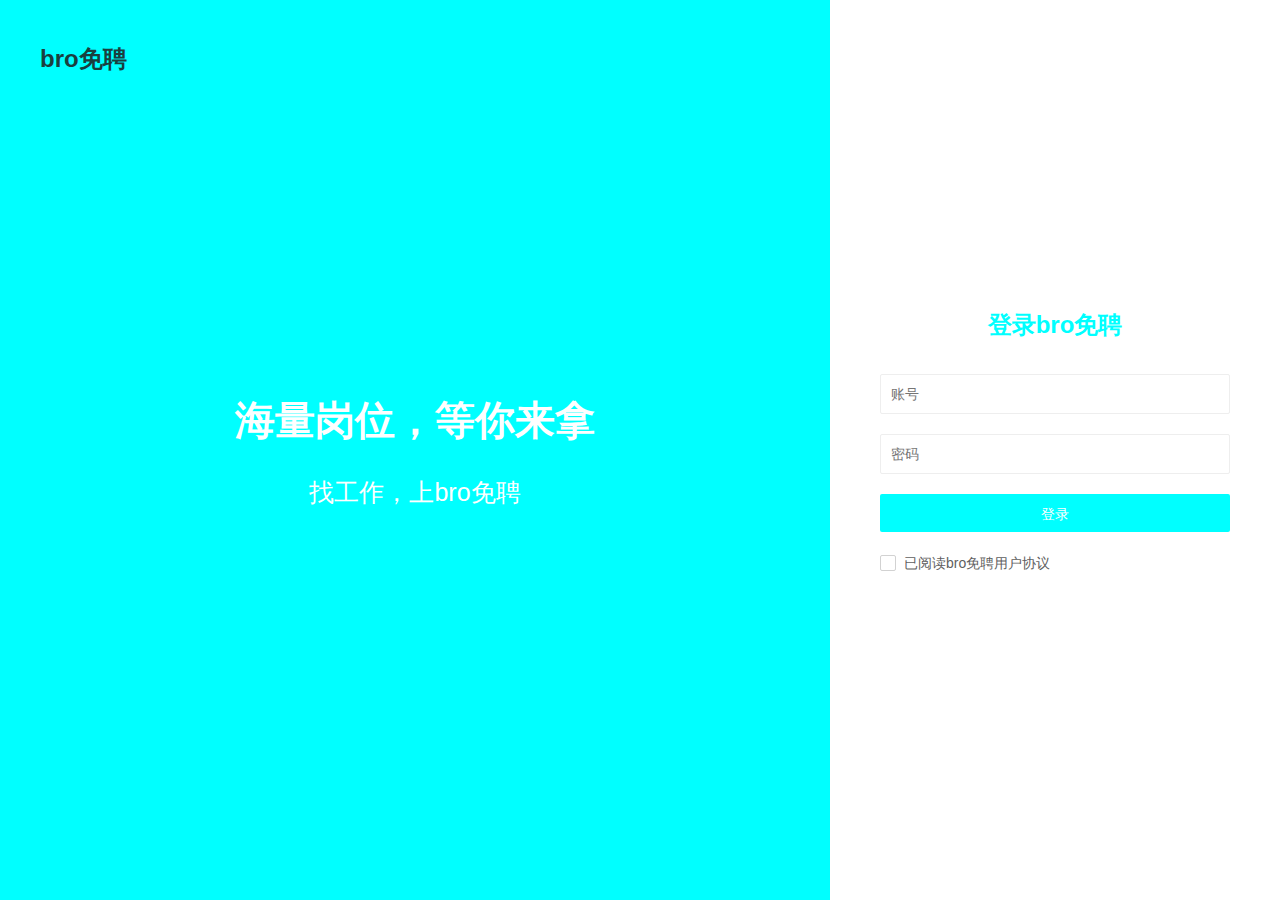
<file: index.html>
<!DOCTYPE html>
<head>
    <meta charset="utf-8">
    <title>bro免聘 - 登录</title>
    <link rel="stylesheet" href="layui/css/layui.css">
    <link rel="stylesheet" href="my.css">
    <script src="layui/layui.js"></script>
	<script src='my.js'></script>
</head>
<body>
    <div class="container">
        <div class="left">
            <h1>bro免聘</h1>
            <div class="text">
                <h2>海量岗位，等你来拿</h2>
                <p>找工作，上bro免聘</p>
            </div>
        </div>
        <div class="right">
            <div class="form">
                <h3>登录bro免聘</h3>
                <form class="layui-form">
                    <div class="input-item">
                        <input type="text" name="username" placeholder="账号" class="layui-input">
                    </div>
                    <div class="input-item">
                        <input type="password" name="password" placeholder="密码" class="layui-input">
                    </div>
                    <div class="input-item">
                        <button class="layui-btn btn" lay-submit>登录</button>
                    </div>
                    <div class="input-item">
                        <input type="checkbox" name="agreement" lay-skin="primary" title="已阅读bro免聘用户协议">
                    </div>
                </form>
            </div>
        </div>
    </div>
</body>
</html>
</file>
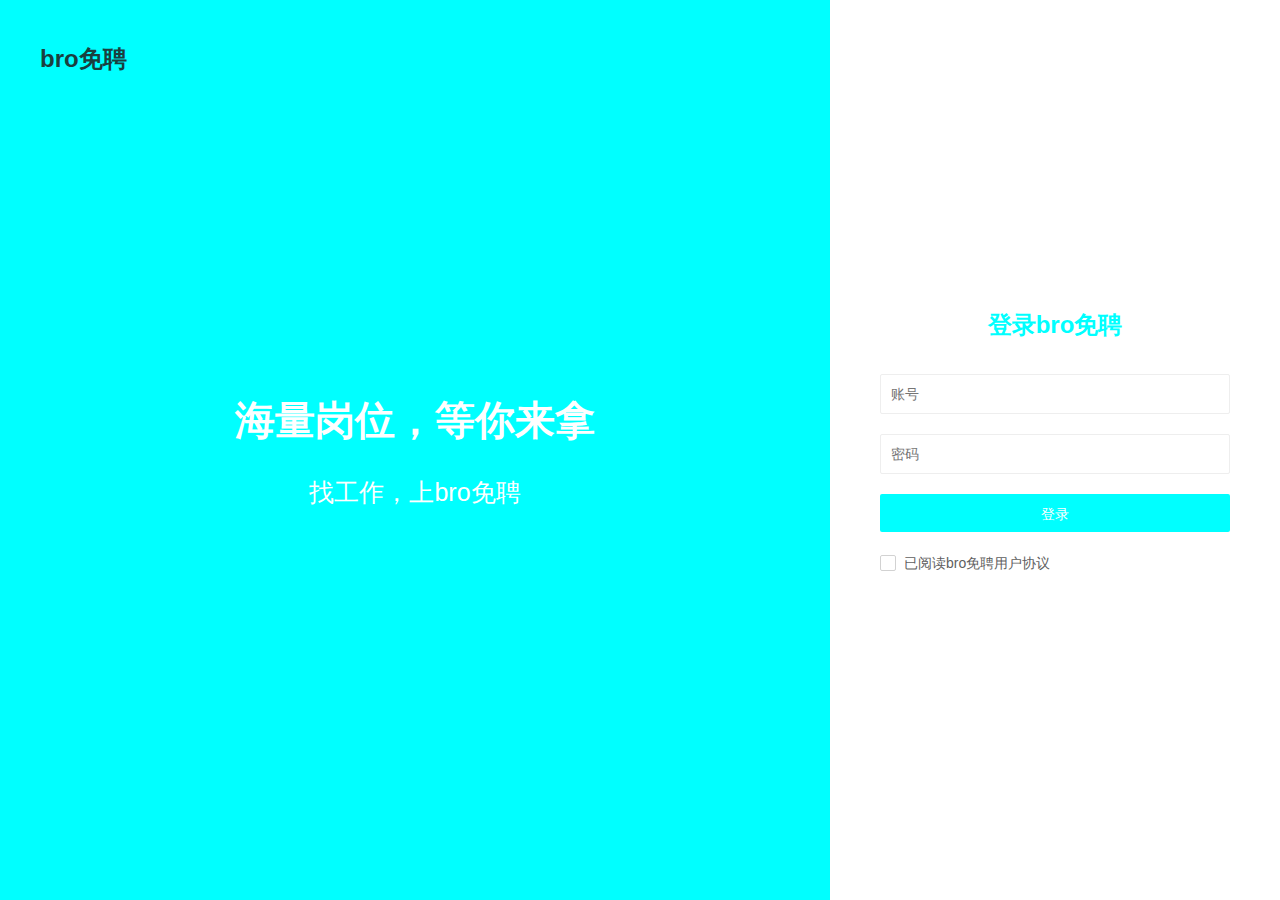
<file: login.html>
<!DOCTYPE html>
<head>
    <meta charset="utf-8">
    <title>bro免聘 - 登录</title>
    <link rel="stylesheet" href="layui/css/layui.css">
    <link rel="stylesheet" href="my.css">
    <script src="layui/layui.js"></script>
	<script src='my.js'></script>
</head>
<body>
    <div class="container">
        <div class="left">
            <h1>bro免聘</h1>
            <div class="text">
                <h2>海量岗位，等你来拿</h2>
                <p>找工作，上bro免聘</p>
            </div>
        </div>
        <div class="right">
            <div class="form">
                <h3>登录bro免聘</h3>
                <form class="layui-form">
                    <div class="input-item">
                        <input type="text" name="username" placeholder="账号" class="layui-input">
                    </div>
                    <div class="input-item">
                        <input type="password" name="password" placeholder="密码" class="layui-input">
                    </div>
                    <div class="input-item">
                        <button class="layui-btn btn" lay-submit>登录</button>
                    </div>
                    <div class="input-item">
                        <input type="checkbox" name="agreement" lay-skin="primary" title="已阅读bro免聘用户协议">
                    </div>
                </form>
            </div>
        </div>
    </div>
</body>
</html>
</file>
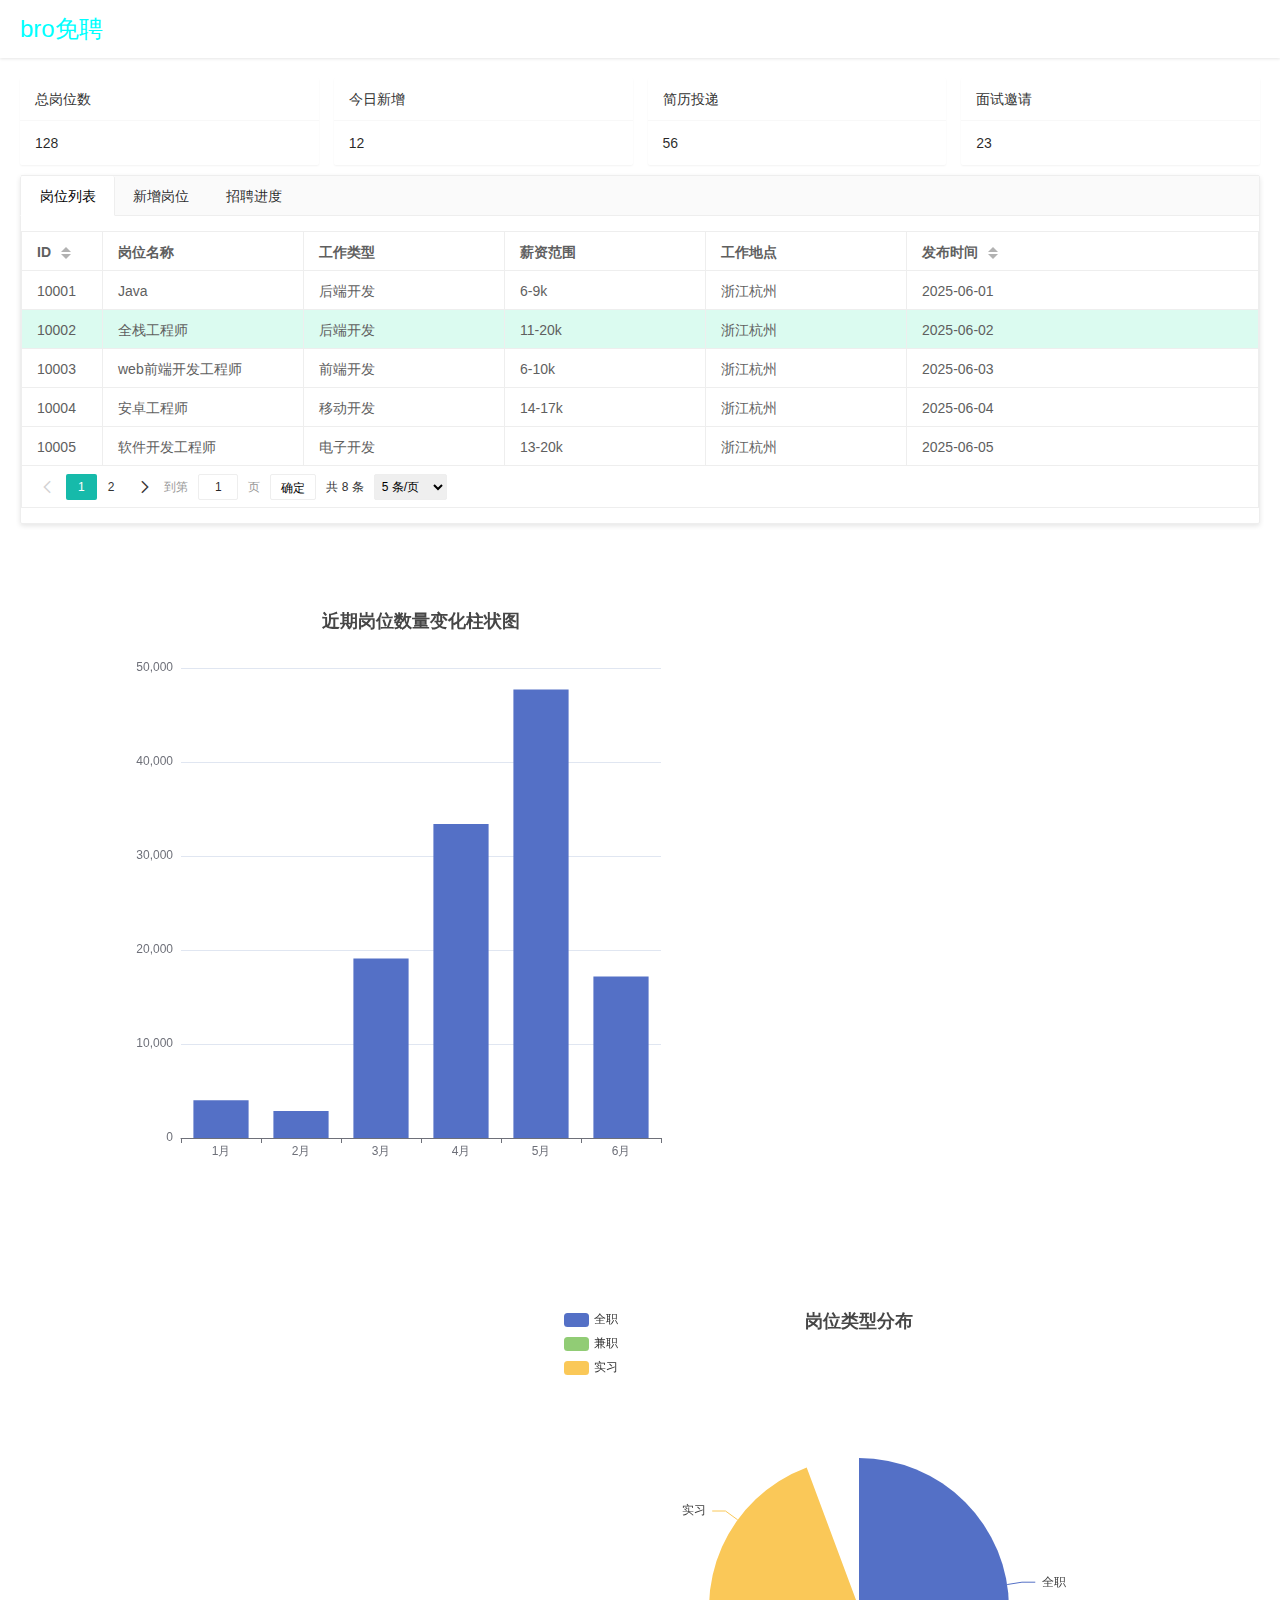
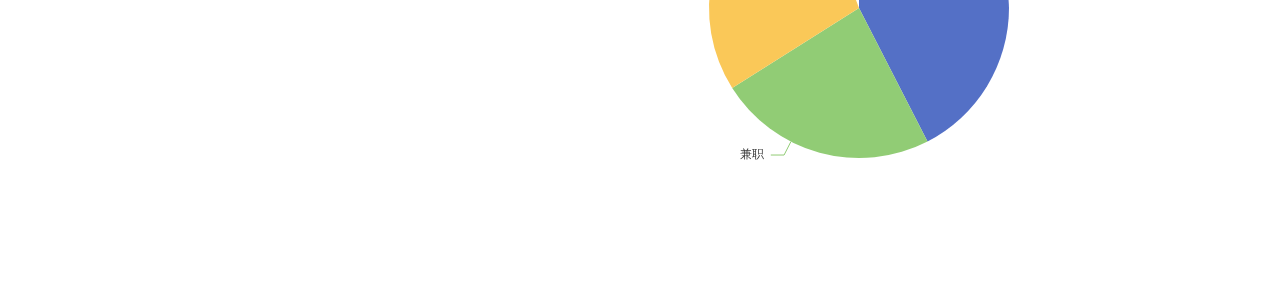
<file: main.html>
<!DOCTYPE html>
<head>
    <meta charset="utf-8">
    <title>bro免聘 - 招聘系统</title>
    <link rel="stylesheet" href="layui/css/layui.css">
	<link rel="stylesheet" href="my.css">
	<script src="layui/layui.js"></script>
	<script src="echarts.min.js"></script>
	<script src="my.js"></script>
</head>
<body>
    <div class="header">
        <span class="logo">bro免聘</span>
    </div>
    <div class="main">
        <div class="layui-row layui-col-space15">
            <div class="layui-col-md3">
                <div class="layui-card">
                    <div class="layui-card-header">总岗位数</div>
                    <div class="layui-card-body">128</div>
                </div>
            </div>
            <div class="layui-col-md3">
                <div class="layui-card">
                    <div class="layui-card-header">今日新增</div>
                    <div class="layui-card-body">12</div>
                </div>
            </div>
            <div class="layui-col-md3">
                <div class="layui-card">
                    <div class="layui-card-header">简历投递</div>
                    <div class="layui-card-body">56</div>
                </div>
            </div>
            <div class="layui-col-md3">
                <div class="layui-card">
                    <div class="layui-card-header">面试邀请</div>
                    <div class="layui-card-body">23</div>
                </div>
            </div>
        </div>
        <div class="layui-tab layui-tab-card">
            <ul class="layui-tab-title">
                <li class="layui-this">岗位列表</li>
                <li>新增岗位</li>
                <li>招聘进度</li>
            </ul>
            <div class="layui-tab-content">
                <div class="layui-tab-item layui-show">
                    <table id="table-data"></table>
					<div id="main1" style="width: 600px;height:600px;float:left;margin-left: 100px;margin-top: 100px;"></div>
					<div id="main2" style="width: 600px;height:600px;float:right;margin-right: 100px;margin-top: 100px;"></div>
                </div>
                
                <div class="layui-tab-item">
                    <form class="layui-form">
                        <div class="layui-form-item">
                            <label class="layui-form-label">岗位名称</label>
                            <div class="layui-input-block">
                                <input type="text" name="title" required class="layui-input">
                            </div>
                        </div>
                        <div class="layui-form-item">
                            <label class="layui-form-label">工作类型</label>
                            <div class="layui-input-block">
                                <select name="type" lay-verify="required">
                                    <option value=""></option>
                                    <option value="1">全职</option>
                                    <option value="2">兼职</option>
                                    <option value="3">实习</option>
                                </select>
                            </div>
                        </div>
                        <div class="layui-form-item">
                            <label class="layui-form-label">薪资范围</label>
                            <div class="layui-input-block">
                                <input type="text" name="salary" required class="layui-input">
                            </div>
                        </div>
                        <div class="layui-form-item">
                            <label class="layui-form-label">工作地点</label>
                            <div class="layui-input-block">
                                <input type="text" name="location" required class="layui-input">
                            </div>
                        </div>
                        <div class="layui-form-item layui-form-text">
                            <label class="layui-form-label">岗位描述</label>
                            <div class="layui-input-block">
                                <textarea name="desc" class="layui-textarea"></textarea>
                            </div>
                        </div>
                        <div class="layui-form-item">
                            <div class="layui-input-block">
                                <button class="layui-btn" lay-submit>发布岗位</button>
                            </div>
                        </div>
                    </form>
                </div>

                <div class="layui-tab-item">
                    <ul class="layui-timeline">
                        <li class="layui-timeline-item">
                            <i class="layui-icon layui-timeline-axis">&#xe63f;</i>
                            <div class="layui-timeline-content">
                                <h3 class="layui-timeline-title">8月18日</h3>
                                <p>新增前端开发岗位</p>
                            </div>
                        </li>
                        <li class="layui-timeline-item">
                            <i class="layui-icon layui-timeline-axis">&#xe63f;</i>
                            <div class="layui-timeline-content">
                                <h3 class="layui-timeline-title">8月16日</h3>
                                <p>收到5份简历投递</p>
                            </div>
                        </li>
                        <li class="layui-timeline-item">
                            <i class="layui-icon layui-timeline-axis">&#xe63f;</i>
                            <div class="layui-timeline-content">
                                <h3 class="layui-timeline-title">8月15日</h3>
                                <p>完成3场面试</p>
                            </div>
                        </li>
                    </ul>
                </div>
            </div>
        </div>
    </div>
	<script>
	var myChart1 = echarts.init(document.getElementById('main1'));
	var myChart2 = echarts.init(document.getElementById('main2'));
			
	option1 = {
    title: {
        text: '近期岗位数量变化柱状图',
        left: 'center'
    },
	  xAxis: {
	    type: 'category',
	    data: ['1月', '2月', '3月', '4月', '5月', '6月']
	  },
	  yAxis: {
	    type: 'value'
	  },
	  series: [
	    {
	      data: [4200, 3000, 20000, 35000, 50000, 18000],
	      type: 'bar'
	    }
	  ]
	};

	option2 = {
	  title: {
	    text: '岗位类型分布',
        left: 'center'
	  },
	  tooltip: {
	    trigger: 'item'
	  },
	  legend: {
	    orient: 'vertical',
	    left: 'left'
	  },
	  series: [
	    {
	      name: '岗位类型',
	      type: 'pie',
	      radius: '50%',
	      data: [
	        { value: 45, name: '全职' },
	        { value: 25, name: '兼职' },
	        { value: 30, name: '实习' }
	      ],
	      emphasis: {
	        itemStyle: {
	          shadowBlur: 10,
	          shadowOffsetX: 0,
	          shadowColor: 'rgba(0, 0, 0, 0.5)'
	        }
	      }
	    }
	  ]
	};

	myChart1.setOption(option1);
	myChart2.setOption(option2);
	</script>
</body>
</html>
</file>
<file: layui/css/layui.css>
blockquote,body,button,dd,div,dl,dt,form,h1,h2,h3,h4,h5,h6,input,li,ol,p,pre,td,textarea,th,ul{margin:0;padding:0;-webkit-tap-highlight-color:rgba(0,0,0,0)}a:active,a:hover{outline:0}img{display:inline-block;border:none;vertical-align:middle}li{list-style:none}table{border-collapse:collapse;border-spacing:0}h1,h2,h3,h4,h5,h6{font-weight:700}h5,h6{font-size:100%}button,input,select,textarea{font-size:100%}button,input,optgroup,option,select,textarea{font-family:inherit;font-size:inherit;font-style:inherit;font-weight:inherit;outline:0}pre{white-space:pre-wrap;white-space:-moz-pre-wrap;white-space:-pre-wrap;white-space:-o-pre-wrap;word-wrap:break-word}body{line-height:1.6;color:rgba(0,0,0,.85);font-size:14px;font-family:Helvetica Neue,Helvetica,PingFang SC,Tahoma,Arial,sans-serif}hr{height:0;line-height:0;margin:10px 0;padding:0;border:none;border-bottom:1px solid #eee;clear:both;overflow:hidden;background:0 0}a{color:#333;text-decoration:none}a cite{font-style:normal}.layui-border-box,.layui-border-box *{box-sizing:border-box}.layui-box,.layui-box *{box-sizing:content-box}.layui-clear{clear:both}.layui-clear:after{content:'\20';clear:both;display:block;height:0}.layui-clear-space{word-spacing:-5px}.layui-inline{position:relative;display:inline-block;vertical-align:middle}.layui-edge{position:relative;display:inline-block;vertical-align:middle;width:0;height:0;border-width:6px;border-style:dashed;border-color:transparent;overflow:hidden}.layui-edge-top{top:-4px;border-bottom-color:#999;border-bottom-style:solid}.layui-edge-right{border-left-color:#999;border-left-style:solid}.layui-edge-bottom{top:2px;border-top-color:#999;border-top-style:solid}.layui-edge-left{border-right-color:#999;border-right-style:solid}.layui-elip,.layui-ellip{text-overflow:ellipsis;overflow:hidden;white-space:nowrap}.layui-disabled,.layui-icon,.layui-unselect{user-select:none}.layui-disabled,.layui-disabled:hover{color:#d2d2d2!important;cursor:not-allowed!important}.layui-circle{border-radius:100%}.layui-show{display:block!important}.layui-hide{display:none!important}.layui-show-v{visibility:visible!important}.layui-hide-v{visibility:hidden!important}@font-face{font-family:layui-icon;src:url(../font/iconfont.eot?v=293);src:url(../font/iconfont.eot?v=293#iefix) format('embedded-opentype'),url(../font/iconfont.woff2?v=293) format('woff2'),url(../font/iconfont.woff?v=293) format('woff'),url(../font/iconfont.ttf?v=293) format('truetype'),url(../font/iconfont.svg?v=293#layui-icon) format('svg')}.layui-icon{font-family:layui-icon!important;font-size:16px;font-style:normal;-webkit-font-smoothing:antialiased;-moz-osx-font-smoothing:grayscale}.layui-icon-sound:before{content:"\e69d"}.layui-icon-bot:before{content:"\e7d6"}.layui-icon-leaf:before{content:"\e701"}.layui-icon-folder:before{content:"\eabe"}.layui-icon-folder-open:before{content:"\eac1"}.layui-icon-gitee:before{content:"\e69b"}.layui-icon-github:before{content:"\e6a7"}.layui-icon-disabled:before{content:"\e6cc"}.layui-icon-moon:before{content:"\e6c2"}.layui-icon-error:before{content:"\e693"}.layui-icon-success:before{content:"\e697"}.layui-icon-question:before{content:"\e699"}.layui-icon-lock:before{content:"\e69a"}.layui-icon-eye:before{content:"\e695"}.layui-icon-eye-invisible:before{content:"\e696"}.layui-icon-backspace:before{content:"\e694"}.layui-icon-tips-fill:before{content:"\eb2e"}.layui-icon-test:before{content:"\e692"}.layui-icon-clear:before{content:"\e788"}.layui-icon-heart-fill:before{content:"\e68f"}.layui-icon-light:before{content:"\e748"}.layui-icon-music:before{content:"\e690"}.layui-icon-time:before{content:"\e68d"}.layui-icon-ie:before{content:"\e7bb"}.layui-icon-firefox:before{content:"\e686"}.layui-icon-at:before{content:"\e687"}.layui-icon-bluetooth:before{content:"\e689"}.layui-icon-chrome:before{content:"\e68a"}.layui-icon-edge:before{content:"\e68b"}.layui-icon-heart:before{content:"\e68c"}.layui-icon-key:before{content:"\e683"}.layui-icon-android:before{content:"\e684"}.layui-icon-mike:before{content:"\e6dc"}.layui-icon-mute:before{content:"\e685"}.layui-icon-gift:before{content:"\e627"}.layui-icon-windows:before{content:"\e67f"}.layui-icon-ios:before{content:"\e680"}.layui-icon-logout:before{content:"\e682"}.layui-icon-wifi:before{content:"\e7e0"}.layui-icon-rss:before{content:"\e808"}.layui-icon-email:before{content:"\e618"}.layui-icon-reduce-circle:before{content:"\e616"}.layui-icon-transfer:before{content:"\e691"}.layui-icon-service:before{content:"\e626"}.layui-icon-addition:before{content:"\e624"}.layui-icon-subtraction:before{content:"\e67e"}.layui-icon-slider:before{content:"\e714"}.layui-icon-print:before{content:"\e66d"}.layui-icon-export:before{content:"\e67d"}.layui-icon-cols:before{content:"\e610"}.layui-icon-screen-full:before{content:"\e622"}.layui-icon-screen-restore:before{content:"\e758"}.layui-icon-rate-half:before{content:"\e6c9"}.layui-icon-rate-solid:before{content:"\e67a"}.layui-icon-rate:before{content:"\e67b"}.layui-icon-cellphone:before{content:"\e678"}.layui-icon-vercode:before{content:"\e679"}.layui-icon-login-weibo:before{content:"\e675"}.layui-icon-login-qq:before{content:"\e676"}.layui-icon-login-wechat:before{content:"\e677"}.layui-icon-username:before{content:"\e66f"}.layui-icon-password:before{content:"\e673"}.layui-icon-refresh-3:before{content:"\e9aa"}.layui-icon-auz:before{content:"\e672"}.layui-icon-shrink-right:before{content:"\e668"}.layui-icon-spread-left:before{content:"\e66b"}.layui-icon-snowflake:before{content:"\e6b1"}.layui-icon-tips:before{content:"\e702"}.layui-icon-note:before{content:"\e66e"}.layui-icon-senior:before{content:"\e674"}.layui-icon-refresh-1:before{content:"\e666"}.layui-icon-refresh:before{content:"\e669"}.layui-icon-flag:before{content:"\e66c"}.layui-icon-theme:before{content:"\e66a"}.layui-icon-notice:before{content:"\e667"}.layui-icon-console:before{content:"\e665"}.layui-icon-website:before{content:"\e7ae"}.layui-icon-face-surprised:before{content:"\e664"}.layui-icon-set:before{content:"\e716"}.layui-icon-template:before{content:"\e663"}.layui-icon-app:before{content:"\e653"}.layui-icon-template-1:before{content:"\e656"}.layui-icon-home:before{content:"\e68e"}.layui-icon-female:before{content:"\e661"}.layui-icon-male:before{content:"\e662"}.layui-icon-tread:before{content:"\e6c5"}.layui-icon-praise:before{content:"\e6c6"}.layui-icon-rmb:before{content:"\e65e"}.layui-icon-more:before{content:"\e65f"}.layui-icon-camera:before{content:"\e660"}.layui-icon-cart-simple:before{content:"\e698"}.layui-icon-face-cry:before{content:"\e69c"}.layui-icon-face-smile:before{content:"\e6af"}.layui-icon-survey:before{content:"\e6b2"}.layui-icon-read:before{content:"\e705"}.layui-icon-location:before{content:"\e715"}.layui-icon-dollar:before{content:"\e659"}.layui-icon-diamond:before{content:"\e735"}.layui-icon-return:before{content:"\e65c"}.layui-icon-camera-fill:before{content:"\e65d"}.layui-icon-fire:before{content:"\e756"}.layui-icon-more-vertical:before{content:"\e671"}.layui-icon-cart:before{content:"\e657"}.layui-icon-star-fill:before{content:"\e658"}.layui-icon-prev:before{content:"\e65a"}.layui-icon-next:before{content:"\e65b"}.layui-icon-upload:before{content:"\e67c"}.layui-icon-upload-drag:before{content:"\e681"}.layui-icon-user:before{content:"\e770"}.layui-icon-file-b:before{content:"\e655"}.layui-icon-component:before{content:"\e857"}.layui-icon-find-fill:before{content:"\e670"}.layui-icon-loading:before{content:"\e63d"}.layui-icon-loading-1:before{content:"\e63e"}.layui-icon-add-1:before{content:"\e654"}.layui-icon-pause:before{content:"\e651"}.layui-icon-play:before{content:"\e652"}.layui-icon-video:before{content:"\e6ed"}.layui-icon-headset:before{content:"\e6fc"}.layui-icon-voice:before{content:"\e688"}.layui-icon-speaker:before{content:"\e645"}.layui-icon-fonts-del:before{content:"\e64f"}.layui-icon-fonts-html:before{content:"\e64b"}.layui-icon-fonts-code:before{content:"\e64e"}.layui-icon-fonts-strong:before{content:"\e62b"}.layui-icon-unlink:before{content:"\e64d"}.layui-icon-picture:before{content:"\e64a"}.layui-icon-link:before{content:"\e64c"}.layui-icon-face-smile-b:before{content:"\e650"}.layui-icon-align-center:before{content:"\e647"}.layui-icon-align-right:before{content:"\e648"}.layui-icon-align-left:before{content:"\e649"}.layui-icon-fonts-u:before{content:"\e646"}.layui-icon-fonts-i:before{content:"\e644"}.layui-icon-tabs:before{content:"\e62a"}.layui-icon-circle:before{content:"\e63f"}.layui-icon-radio:before{content:"\e643"}.layui-icon-share:before{content:"\e641"}.layui-icon-edit:before{content:"\e642"}.layui-icon-delete:before{content:"\e640"}.layui-icon-engine:before{content:"\e628"}.layui-icon-chart-screen:before{content:"\e629"}.layui-icon-chart:before{content:"\e62c"}.layui-icon-table:before{content:"\e62d"}.layui-icon-tree:before{content:"\e62e"}.layui-icon-upload-circle:before{content:"\e62f"}.layui-icon-templeate-1:before{content:"\e630"}.layui-icon-util:before{content:"\e631"}.layui-icon-layouts:before{content:"\e632"}.layui-icon-prev-circle:before{content:"\e633"}.layui-icon-carousel:before{content:"\e634"}.layui-icon-code-circle:before{content:"\e635"}.layui-icon-water:before{content:"\e636"}.layui-icon-date:before{content:"\e637"}.layui-icon-layer:before{content:"\e638"}.layui-icon-fonts-clear:before{content:"\e639"}.layui-icon-dialogue:before{content:"\e63a"}.layui-icon-cellphone-fine:before{content:"\e63b"}.layui-icon-form:before{content:"\e63c"}.layui-icon-file:before{content:"\e621"}.layui-icon-triangle-r:before{content:"\e623"}.layui-icon-triangle-d:before{content:"\e625"}.layui-icon-set-sm:before{content:"\e620"}.layui-icon-add-circle:before{content:"\e61f"}.layui-icon-layim-download:before{content:"\e61e"}.layui-icon-layim-uploadfile:before{content:"\e61d"}.layui-icon-404:before{content:"\e61c"}.layui-icon-about:before{content:"\e60b"}.layui-icon-layim-theme:before{content:"\e61b"}.layui-icon-down:before{content:"\e61a"}.layui-icon-up:before{content:"\e619"}.layui-icon-circle-dot:before{content:"\e617"}.layui-icon-set-fill:before{content:"\e614"}.layui-icon-search:before{content:"\e615"}.layui-icon-friends:before{content:"\e612"}.layui-icon-group:before{content:"\e613"}.layui-icon-reply-fill:before{content:"\e611"}.layui-icon-menu-fill:before{content:"\e60f"}.layui-icon-face-smile-fine:before{content:"\e60c"}.layui-icon-picture-fine:before{content:"\e60d"}.layui-icon-log:before{content:"\e60e"}.layui-icon-list:before{content:"\e60a"}.layui-icon-release:before{content:"\e609"}.layui-icon-add-circle-fine:before{content:"\e608"}.layui-icon-ok:before{content:"\e605"}.layui-icon-help:before{content:"\e607"}.layui-icon-chat:before{content:"\e606"}.layui-icon-top:before{content:"\e604"}.layui-icon-right:before{content:"\e602"}.layui-icon-left:before{content:"\e603"}.layui-icon-star:before{content:"\e600"}.layui-icon-download-circle:before{content:"\e601"}.layui-icon-close:before{content:"\1006"}.layui-icon-close-fill:before{content:"\1007"}.layui-icon-ok-circle:before{content:"\1005"}.layui-main{position:relative;width:1160px;margin:0 auto}.layui-header{position:relative;z-index:1000;height:60px}.layui-header a:hover{transition:all .5s;-webkit-transition:all .5s}.layui-side{position:fixed;left:0;top:0;bottom:0;z-index:999;width:200px;overflow-x:hidden}.layui-side-scroll{position:relative;width:220px;height:100%;overflow-x:hidden}.layui-body{position:relative;left:200px;right:0;top:0;bottom:0;width:auto;box-sizing:border-box}.layui-layout-body{overflow-x:hidden}.layui-layout-admin .layui-header{position:fixed;top:0;left:0;right:0;background-color:#23292e}.layui-layout-admin .layui-side{top:60px;width:200px;overflow-x:hidden}.layui-layout-admin .layui-body{position:absolute;top:60px;padding-bottom:44px}.layui-layout-admin .layui-main{width:auto;margin:0 15px}.layui-layout-admin .layui-footer{position:fixed;left:200px;right:0;bottom:0;z-index:990;height:44px;line-height:44px;padding:0 15px;box-shadow:-1px 0 4px rgb(0 0 0 / 12%);background-color:#fafafa}.layui-layout-admin .layui-logo{position:absolute;left:0;top:0;width:200px;height:100%;line-height:60px;text-align:center;color:#16baaa;font-size:16px;box-shadow:0 1px 2px 0 rgb(0 0 0 / 15%)}.layui-layout-admin .layui-header .layui-nav{background:0 0}.layui-layout-left{position:absolute!important;left:200px;top:0}.layui-layout-right{position:absolute!important;right:0;top:0}.layui-container{position:relative;margin:0 auto;box-sizing:border-box}.layui-fluid{position:relative;margin:0 auto;padding:0 15px}.layui-row:after,.layui-row:before{content:"";display:block;clear:both}.layui-col-lg1,.layui-col-lg10,.layui-col-lg11,.layui-col-lg12,.layui-col-lg2,.layui-col-lg3,.layui-col-lg4,.layui-col-lg5,.layui-col-lg6,.layui-col-lg7,.layui-col-lg8,.layui-col-lg9,.layui-col-md1,.layui-col-md10,.layui-col-md11,.layui-col-md12,.layui-col-md2,.layui-col-md3,.layui-col-md4,.layui-col-md5,.layui-col-md6,.layui-col-md7,.layui-col-md8,.layui-col-md9,.layui-col-sm1,.layui-col-sm10,.layui-col-sm11,.layui-col-sm12,.layui-col-sm2,.layui-col-sm3,.layui-col-sm4,.layui-col-sm5,.layui-col-sm6,.layui-col-sm7,.layui-col-sm8,.layui-col-sm9,.layui-col-xl1,.layui-col-xl10,.layui-col-xl11,.layui-col-xl12,.layui-col-xl2,.layui-col-xl3,.layui-col-xl4,.layui-col-xl5,.layui-col-xl6,.layui-col-xl7,.layui-col-xl8,.layui-col-xl9,.layui-col-xs1,.layui-col-xs10,.layui-col-xs11,.layui-col-xs12,.layui-col-xs2,.layui-col-xs3,.layui-col-xs4,.layui-col-xs5,.layui-col-xs6,.layui-col-xs7,.layui-col-xs8,.layui-col-xs9{position:relative;display:block;box-sizing:border-box}.layui-col-xs1,.layui-col-xs10,.layui-col-xs11,.layui-col-xs12,.layui-col-xs2,.layui-col-xs3,.layui-col-xs4,.layui-col-xs5,.layui-col-xs6,.layui-col-xs7,.layui-col-xs8,.layui-col-xs9{float:left}.layui-col-xs1{width:8.33333333%}.layui-col-xs2{width:16.66666667%}.layui-col-xs3{width:25%}.layui-col-xs4{width:33.33333333%}.layui-col-xs5{width:41.66666667%}.layui-col-xs6{width:50%}.layui-col-xs7{width:58.33333333%}.layui-col-xs8{width:66.66666667%}.layui-col-xs9{width:75%}.layui-col-xs10{width:83.33333333%}.layui-col-xs11{width:91.66666667%}.layui-col-xs12{width:100%}.layui-col-xs-offset1{margin-left:8.33333333%}.layui-col-xs-offset2{margin-left:16.66666667%}.layui-col-xs-offset3{margin-left:25%}.layui-col-xs-offset4{margin-left:33.33333333%}.layui-col-xs-offset5{margin-left:41.66666667%}.layui-col-xs-offset6{margin-left:50%}.layui-col-xs-offset7{margin-left:58.33333333%}.layui-col-xs-offset8{margin-left:66.66666667%}.layui-col-xs-offset9{margin-left:75%}.layui-col-xs-offset10{margin-left:83.33333333%}.layui-col-xs-offset11{margin-left:91.66666667%}.layui-col-xs-offset12{margin-left:100%}@media screen and (max-width:767.98px){.layui-container{padding:0 15px}.layui-hide-xs{display:none!important}.layui-show-xs-block{display:block!important}.layui-show-xs-inline{display:inline!important}.layui-show-xs-inline-block{display:inline-block!important}}@media screen and (min-width:768px){.layui-container{width:720px}.layui-hide-sm{display:none!important}.layui-show-sm-block{display:block!important}.layui-show-sm-inline{display:inline!important}.layui-show-sm-inline-block{display:inline-block!important}.layui-col-sm1,.layui-col-sm10,.layui-col-sm11,.layui-col-sm12,.layui-col-sm2,.layui-col-sm3,.layui-col-sm4,.layui-col-sm5,.layui-col-sm6,.layui-col-sm7,.layui-col-sm8,.layui-col-sm9{float:left}.layui-col-sm1{width:8.33333333%}.layui-col-sm2{width:16.66666667%}.layui-col-sm3{width:25%}.layui-col-sm4{width:33.33333333%}.layui-col-sm5{width:41.66666667%}.layui-col-sm6{width:50%}.layui-col-sm7{width:58.33333333%}.layui-col-sm8{width:66.66666667%}.layui-col-sm9{width:75%}.layui-col-sm10{width:83.33333333%}.layui-col-sm11{width:91.66666667%}.layui-col-sm12{width:100%}.layui-col-sm-offset1{margin-left:8.33333333%}.layui-col-sm-offset2{margin-left:16.66666667%}.layui-col-sm-offset3{margin-left:25%}.layui-col-sm-offset4{margin-left:33.33333333%}.layui-col-sm-offset5{margin-left:41.66666667%}.layui-col-sm-offset6{margin-left:50%}.layui-col-sm-offset7{margin-left:58.33333333%}.layui-col-sm-offset8{margin-left:66.66666667%}.layui-col-sm-offset9{margin-left:75%}.layui-col-sm-offset10{margin-left:83.33333333%}.layui-col-sm-offset11{margin-left:91.66666667%}.layui-col-sm-offset12{margin-left:100%}}@media screen and (min-width:992px){.layui-container{width:960px}.layui-hide-md{display:none!important}.layui-show-md-block{display:block!important}.layui-show-md-inline{display:inline!important}.layui-show-md-inline-block{display:inline-block!important}.layui-col-md1,.layui-col-md10,.layui-col-md11,.layui-col-md12,.layui-col-md2,.layui-col-md3,.layui-col-md4,.layui-col-md5,.layui-col-md6,.layui-col-md7,.layui-col-md8,.layui-col-md9{float:left}.layui-col-md1{width:8.33333333%}.layui-col-md2{width:16.66666667%}.layui-col-md3{width:25%}.layui-col-md4{width:33.33333333%}.layui-col-md5{width:41.66666667%}.layui-col-md6{width:50%}.layui-col-md7{width:58.33333333%}.layui-col-md8{width:66.66666667%}.layui-col-md9{width:75%}.layui-col-md10{width:83.33333333%}.layui-col-md11{width:91.66666667%}.layui-col-md12{width:100%}.layui-col-md-offset1{margin-left:8.33333333%}.layui-col-md-offset2{margin-left:16.66666667%}.layui-col-md-offset3{margin-left:25%}.layui-col-md-offset4{margin-left:33.33333333%}.layui-col-md-offset5{margin-left:41.66666667%}.layui-col-md-offset6{margin-left:50%}.layui-col-md-offset7{margin-left:58.33333333%}.layui-col-md-offset8{margin-left:66.66666667%}.layui-col-md-offset9{margin-left:75%}.layui-col-md-offset10{margin-left:83.33333333%}.layui-col-md-offset11{margin-left:91.66666667%}.layui-col-md-offset12{margin-left:100%}}@media screen and (min-width:1200px){.layui-container{width:1150px}.layui-hide-lg{display:none!important}.layui-show-lg-block{display:block!important}.layui-show-lg-inline{display:inline!important}.layui-show-lg-inline-block{display:inline-block!important}.layui-col-lg1,.layui-col-lg10,.layui-col-lg11,.layui-col-lg12,.layui-col-lg2,.layui-col-lg3,.layui-col-lg4,.layui-col-lg5,.layui-col-lg6,.layui-col-lg7,.layui-col-lg8,.layui-col-lg9{float:left}.layui-col-lg1{width:8.33333333%}.layui-col-lg2{width:16.66666667%}.layui-col-lg3{width:25%}.layui-col-lg4{width:33.33333333%}.layui-col-lg5{width:41.66666667%}.layui-col-lg6{width:50%}.layui-col-lg7{width:58.33333333%}.layui-col-lg8{width:66.66666667%}.layui-col-lg9{width:75%}.layui-col-lg10{width:83.33333333%}.layui-col-lg11{width:91.66666667%}.layui-col-lg12{width:100%}.layui-col-lg-offset1{margin-left:8.33333333%}.layui-col-lg-offset2{margin-left:16.66666667%}.layui-col-lg-offset3{margin-left:25%}.layui-col-lg-offset4{margin-left:33.33333333%}.layui-col-lg-offset5{margin-left:41.66666667%}.layui-col-lg-offset6{margin-left:50%}.layui-col-lg-offset7{margin-left:58.33333333%}.layui-col-lg-offset8{margin-left:66.66666667%}.layui-col-lg-offset9{margin-left:75%}.layui-col-lg-offset10{margin-left:83.33333333%}.layui-col-lg-offset11{margin-left:91.66666667%}.layui-col-lg-offset12{margin-left:100%}}@media screen and (min-width:1400px){.layui-container{width:1330px}.layui-hide-xl{display:none!important}.layui-show-xl-block{display:block!important}.layui-show-xl-inline{display:inline!important}.layui-show-xl-inline-block{display:inline-block!important}.layui-col-xl1,.layui-col-xl10,.layui-col-xl11,.layui-col-xl12,.layui-col-xl2,.layui-col-xl3,.layui-col-xl4,.layui-col-xl5,.layui-col-xl6,.layui-col-xl7,.layui-col-xl8,.layui-col-xl9{float:left}.layui-col-xl1{width:8.33333333%}.layui-col-xl2{width:16.66666667%}.layui-col-xl3{width:25%}.layui-col-xl4{width:33.33333333%}.layui-col-xl5{width:41.66666667%}.layui-col-xl6{width:50%}.layui-col-xl7{width:58.33333333%}.layui-col-xl8{width:66.66666667%}.layui-col-xl9{width:75%}.layui-col-xl10{width:83.33333333%}.layui-col-xl11{width:91.66666667%}.layui-col-xl12{width:100%}.layui-col-xl-offset1{margin-left:8.33333333%}.layui-col-xl-offset2{margin-left:16.66666667%}.layui-col-xl-offset3{margin-left:25%}.layui-col-xl-offset4{margin-left:33.33333333%}.layui-col-xl-offset5{margin-left:41.66666667%}.layui-col-xl-offset6{margin-left:50%}.layui-col-xl-offset7{margin-left:58.33333333%}.layui-col-xl-offset8{margin-left:66.66666667%}.layui-col-xl-offset9{margin-left:75%}.layui-col-xl-offset10{margin-left:83.33333333%}.layui-col-xl-offset11{margin-left:91.66666667%}.layui-col-xl-offset12{margin-left:100%}}.layui-col-space1{margin:-.5px}.layui-col-space1>*{padding:.5px}.layui-col-space2{margin:-1px}.layui-col-space2>*{padding:1px}.layui-col-space4{margin:-2px}.layui-col-space4>*{padding:2px}.layui-col-space5{margin:-2.5px}.layui-col-space5>*{padding:2.5px}.layui-col-space6{margin:-3px}.layui-col-space6>*{padding:3px}.layui-col-space8{margin:-4px}.layui-col-space8>*{padding:4px}.layui-col-space10{margin:-5px}.layui-col-space10>*{padding:5px}.layui-col-space12{margin:-6px}.layui-col-space12>*{padding:6px}.layui-col-space14{margin:-7px}.layui-col-space14>*{padding:7px}.layui-col-space15{margin:-7.5px}.layui-col-space15>*{padding:7.5px}.layui-col-space16{margin:-8px}.layui-col-space16>*{padding:8px}.layui-col-space18{margin:-9px}.layui-col-space18>*{padding:9px}.layui-col-space20{margin:-10px}.layui-col-space20>*{padding:10px}.layui-col-space22{margin:-11px}.layui-col-space22>*{padding:11px}.layui-col-space24{margin:-12px}.layui-col-space24>*{padding:12px}.layui-col-space25{margin:-12.5px}.layui-col-space25>*{padding:12.5px}.layui-col-space26{margin:-13px}.layui-col-space26>*{padding:13px}.layui-col-space28{margin:-14px}.layui-col-space28>*{padding:14px}.layui-col-space30{margin:-15px}.layui-col-space30>*{padding:15px}.layui-col-space32{margin:-16px}.layui-col-space32>*{padding:16px}.layui-padding-1{padding:4px!important}.layui-padding-2{padding:8px!important}.layui-padding-3{padding:16px!important}.layui-padding-4{padding:32px!important}.layui-padding-5{padding:48px!important}.layui-margin-1{margin:4px!important}.layui-margin-2{margin:8px!important}.layui-margin-3{margin:16px!important}.layui-margin-4{margin:32px!important}.layui-margin-5{margin:48px!important}.layui-btn,.layui-input,.layui-select,.layui-textarea,.layui-upload-button{outline:0;appearance:none;-webkit-appearance:none;transition:all .3s;-webkit-transition:all .3s;box-sizing:border-box}.layui-elem-quote{margin-bottom:10px;padding:15px;line-height:1.8;border-left:5px solid #16b777;border-radius:0 2px 2px 0;background-color:#fafafa}.layui-quote-nm{border-style:solid;border-width:1px;border-left-width:5px;background:0 0}.layui-elem-field{margin-bottom:10px;padding:0;border-width:1px;border-style:solid}.layui-elem-field legend{margin-left:20px;padding:0 10px;font-size:20px}.layui-field-title{margin:16px 0;border-width:0;border-top-width:1px}.layui-field-box{padding:15px}.layui-field-title .layui-field-box{padding:10px 0}.layui-progress{position:relative;height:6px;border-radius:20px;background-color:#eee}.layui-progress-bar{position:absolute;left:0;top:0;width:0;max-width:100%;height:6px;border-radius:20px;text-align:right;background-color:#16b777;transition:all .3s;-webkit-transition:all .3s}.layui-progress-big,.layui-progress-big .layui-progress-bar{height:18px;line-height:18px}.layui-progress-text{position:relative;top:-20px;line-height:18px;font-size:12px;color:#5f5f5f}.layui-progress-big .layui-progress-text{position:static;padding:0 10px;color:#fff}.layui-collapse{border-width:1px;border-style:solid;border-radius:2px}.layui-colla-content,.layui-colla-item{border-top-width:1px;border-top-style:solid}.layui-colla-item:first-child{border-top:none}.layui-colla-title{position:relative;height:42px;line-height:42px;padding:0 15px 0 35px;color:#333;background-color:#fafafa;cursor:pointer;font-size:14px;overflow:hidden}.layui-colla-content{display:none;padding:10px 15px;line-height:1.6;color:#5f5f5f}.layui-colla-icon{position:absolute;left:15px;top:0;font-size:14px}.layui-card{margin-bottom:15px;border-radius:2px;background-color:#fff;box-shadow:0 1px 2px 0 rgba(0,0,0,.05)}.layui-card:last-child{margin-bottom:0}.layui-card-header{position:relative;height:42px;line-height:42px;padding:0 15px;border-bottom:1px solid #f8f8f8;color:#333;border-radius:2px 2px 0 0;font-size:14px}.layui-card-body{position:relative;padding:10px 15px;line-height:24px}.layui-card-body[pad15]{padding:15px}.layui-card-body[pad20]{padding:20px}.layui-card-body .layui-table{margin:5px 0}.layui-card .layui-tab{margin:0}.layui-panel{position:relative;border-width:1px;border-style:solid;border-radius:2px;box-shadow:1px 1px 4px rgb(0 0 0 / 8%);background-color:#fff;color:#5f5f5f}.layui-panel-window{position:relative;padding:15px;border-radius:0;border-top:5px solid #eee;background-color:#fff}.layui-auxiliar-moving{position:fixed;left:0;right:0;top:0;bottom:0;width:100%;height:100%;background:0 0;z-index:9999999999;-moz-user-select:none;-webkit-user-select:none;-ms-user-select:none;user-select:none}.layui-scrollbar-hide{overflow:hidden!important}.layui-bg-red{background-color:#ff5722!important;color:#fff!important}.layui-bg-orange{background-color:#ffb800!important;color:#fff!important}.layui-bg-green{background-color:#16baaa!important;color:#fff!important}.layui-bg-cyan{background-color:#2f4056!important;color:#fff!important}.layui-bg-blue{background-color:#1e9fff!important;color:#fff!important}.layui-bg-purple{background-color:#a233c6!important;color:#fff!important}.layui-bg-black{background-color:#2f363c!important;color:#fff!important}.layui-bg-gray{background-color:#fafafa!important;color:#5f5f5f!important}.layui-badge-rim,.layui-border,.layui-colla-content,.layui-colla-item,.layui-collapse,.layui-elem-field,.layui-form-pane .layui-form-item[pane],.layui-form-pane .layui-form-label,.layui-input,.layui-input-split,.layui-panel,.layui-quote-nm,.layui-select,.layui-tab-bar,.layui-tab-card,.layui-tab-title,.layui-tab-title .layui-this:after,.layui-textarea{border-color:#eee}.layui-border{border-width:1px;border-style:solid;color:#5f5f5f!important}.layui-border-red{border-width:1px;border-style:solid;border-color:#ff5722!important;color:#ff5722!important}.layui-border-orange{border-width:1px;border-style:solid;border-color:#ffb800!important;color:#ffb800!important}.layui-border-green{border-width:1px;border-style:solid;border-color:#16baaa!important;color:#16baaa!important}.layui-border-cyan{border-width:1px;border-style:solid;border-color:#2f4056!important;color:#2f4056!important}.layui-border-blue{border-width:1px;border-style:solid;border-color:#1e9fff!important;color:#1e9fff!important}.layui-border-purple{border-width:1px;border-style:solid;border-color:#a233c6!important;color:#a233c6!important}.layui-border-black{border-width:1px;border-style:solid;border-color:#2f363c!important;color:#2f363c!important}hr.layui-border-black,hr.layui-border-blue,hr.layui-border-cyan,hr.layui-border-green,hr.layui-border-orange,hr.layui-border-purple,hr.layui-border-red{border-width:0 0 1px}.layui-timeline-item:before{background-color:#eee}.layui-text{line-height:1.8;font-size:14px}.layui-text h1{margin:32px 0;font-size:32px}.layui-text h2{margin:24px 0;font-size:24px}.layui-text h3{margin:16px 0;font-size:18px}.layui-text h4{margin:11px 0;font-size:16px}.layui-text h5{margin:11px 0;font-size:14px}.layui-text h6{margin:11px 0;font-size:13px}.layui-text p{margin:15px 0}.layui-text p:first-child{margin-top:0}.layui-text p:last-child{margin-bottom:0}.layui-text hr{margin:15px 0}.layui-text ol,.layui-text ul{padding-left:15px}.layui-text ul li{margin-top:5px;list-style-type:disc}.layui-text ol li{margin-top:5px;list-style-type:decimal}.layui-text ol ul>li,.layui-text ul ul>li{list-style-type:disc}.layui-text ol li>p:first-child,.layui-text ul li>p:first-child{margin-top:0;margin-bottom:0}.layui-text :where(a:not(.layui-btn)){color:#01aaed}.layui-text :where(a:not(.layui-btn):hover){text-decoration:underline}.layui-text blockquote:not(.layui-elem-quote){margin:15px 0;padding:5px 15px;border-left:5px solid #eee}.layui-text pre>code:not(.layui-code){display:block;padding:15px;font-family:"Courier New",Consolas,"Lucida Console",monospace}.layui-text-em,.layui-word-aux{color:#999!important;padding-left:5px!important;padding-right:5px!important}.layui-font-12{font-size:12px!important}.layui-font-13{font-size:13px!important}.layui-font-14{font-size:14px!important}.layui-font-16{font-size:16px!important}.layui-font-18{font-size:18px!important}.layui-font-20{font-size:20px!important}.layui-font-22{font-size:22px!important}.layui-font-24{font-size:24px!important}.layui-font-26{font-size:26px!important}.layui-font-28{font-size:28px!important}.layui-font-30{font-size:30px!important}.layui-font-32{font-size:32px!important}.layui-font-red{color:#ff5722!important}.layui-font-orange{color:#ffb800!important}.layui-font-green{color:#16baaa!important}.layui-font-cyan{color:#2f4056!important}.layui-font-blue{color:#01aaed!important}.layui-font-purple{color:#a233c6!important}.layui-font-black{color:#000!important}.layui-font-gray{color:#c2c2c2!important}.layui-btn{display:inline-block;vertical-align:middle;height:38px;line-height:38px;border:1px solid transparent;padding:0 18px;background-color:#16baaa;color:#fff;white-space:nowrap;text-align:center;font-size:14px;border-radius:2px;cursor:pointer;user-select:none}.layui-btn:hover{opacity:.8;filter:alpha(opacity=80);color:#fff}.layui-btn:active{opacity:1;filter:alpha(opacity=100)}.layui-btn+.layui-btn{margin-left:10px}.layui-btn-container{word-spacing:-5px}.layui-btn-container .layui-btn{margin-right:10px;margin-bottom:10px;word-spacing:normal}.layui-btn-container .layui-btn+.layui-btn{margin-left:0}.layui-table .layui-btn-container .layui-btn{margin-bottom:9px}.layui-btn-radius{border-radius:100px}.layui-btn .layui-icon{padding:0 2px;vertical-align:middle\0;vertical-align:bottom}.layui-btn-primary{border-color:#d2d2d2;background:0 0;color:#5f5f5f}.layui-btn-primary:hover{border-color:#16baaa;color:#333}.layui-btn-normal{background-color:#1e9fff}.layui-btn-warm{background-color:#ffb800}.layui-btn-danger{background-color:#ff5722}.layui-btn-checked{background-color:#16b777}.layui-btn-disabled,.layui-btn-disabled:active,.layui-btn-disabled:hover{border-color:#eee!important;background-color:#fbfbfb!important;color:#d2d2d2!important;cursor:not-allowed!important;opacity:1}.layui-btn-lg{height:44px;line-height:44px;padding:0 25px;font-size:16px}.layui-btn-sm{height:30px;line-height:30px;padding:0 10px;font-size:12px}.layui-btn-xs{height:22px;line-height:22px;padding:0 5px;font-size:12px}.layui-btn-xs i{font-size:12px!important}.layui-btn-group{display:inline-block;vertical-align:middle;font-size:0}.layui-btn-group .layui-btn{margin-left:0!important;margin-right:0!important;border-left:1px solid rgba(255,255,255,.5);border-radius:0}.layui-btn-group .layui-btn-primary{border-left:none}.layui-btn-group .layui-btn-primary:hover{border-color:#d2d2d2;color:#16baaa}.layui-btn-group .layui-btn:first-child{border-left:none;border-radius:2px 0 0 2px}.layui-btn-group .layui-btn-primary:first-child{border-left:1px solid #d2d2d2}.layui-btn-group .layui-btn:last-child{border-radius:0 2px 2px 0}.layui-btn-group .layui-btn+.layui-btn{margin-left:0}.layui-btn-group+.layui-btn-group{margin-left:10px}.layui-btn-fluid{width:100%}.layui-input,.layui-select,.layui-textarea{height:38px;line-height:1.3;line-height:38px\9;border-width:1px;border-style:solid;background-color:#fff;color:rgba(0,0,0,.85);border-radius:2px}.layui-input::-webkit-input-placeholder,.layui-select::-webkit-input-placeholder,.layui-textarea::-webkit-input-placeholder{line-height:1.3}.layui-input,.layui-textarea{display:block;width:100%;padding-left:10px}.layui-input:hover,.layui-textarea:hover{border-color:#d2d2d2!important}.layui-input:focus,.layui-textarea:focus{border-color:#16b777!important;box-shadow:0 0 0 3px rgba(22,183,119,.08)}.layui-textarea{position:relative;min-height:100px;height:auto;line-height:20px;padding:6px 10px;resize:vertical}.layui-input[disabled],.layui-textarea[disabled]{background-color:#fafafa}.layui-select{padding:0 10px}.layui-form input[type=checkbox],.layui-form input[type=radio],.layui-form select{display:none}.layui-form [lay-ignore]{display:initial}.layui-form-item{position:relative;margin-bottom:15px;clear:both}.layui-form-item:after{content:'\20';clear:both;display:block;height:0}.layui-form-label{position:relative;float:left;display:block;padding:9px 15px;width:80px;font-weight:400;line-height:20px;text-align:right}.layui-form-label-col{display:block;float:none;padding:9px 0;line-height:20px;text-align:left}.layui-form-item .layui-inline{margin-bottom:5px;margin-right:10px}.layui-input-block,.layui-input-inline{position:relative}.layui-input-block{margin-left:110px;min-height:36px}.layui-input-inline{display:inline-block;vertical-align:middle}.layui-form-item .layui-input-inline{float:left;width:190px;margin-right:10px}.layui-form-text .layui-input-inline{width:auto}.layui-form-mid{position:relative;float:left;display:block;padding:9px 0!important;line-height:20px;margin-right:10px}.layui-form-danger+.layui-form-select .layui-input,.layui-form-danger:focus{border-color:#ff5722!important;box-shadow:0 0 0 3px rgba(255,87,34,.08)}.layui-input-prefix,.layui-input-split,.layui-input-suffix,.layui-input-suffix .layui-input-affix{position:absolute;right:0;top:0;padding:0 10px;width:35px;height:100%;text-align:center;transition:all .3s;box-sizing:border-box}.layui-input-prefix{left:0;border-radius:2px 0 0 2px}.layui-input-suffix{right:0;border-radius:0 2px 2px 0}.layui-input-split{border-width:1px;border-style:solid}.layui-input-prefix .layui-icon,.layui-input-split .layui-icon,.layui-input-suffix .layui-icon{position:relative;font-size:16px;color:#5f5f5f;transition:all .3s}.layui-input-group{position:relative;display:table;box-sizing:border-box}.layui-input-group>*{display:table-cell;vertical-align:middle;position:relative}.layui-input-group .layui-input{padding-right:15px}.layui-input-group>.layui-input-prefix{width:auto;border-right:0}.layui-input-group>.layui-input-suffix{width:auto;border-left:0}.layui-input-group .layui-input-split{white-space:nowrap}.layui-input-wrap{position:relative;line-height:38px}.layui-input-wrap .layui-input{padding-right:35px}.layui-input-wrap .layui-input::-ms-clear,.layui-input-wrap .layui-input::-ms-reveal{display:none}.layui-input-wrap .layui-input-prefix+.layui-input,.layui-input-wrap .layui-input-prefix~* .layui-input{padding-left:35px}.layui-input-wrap .layui-input-split+.layui-input,.layui-input-wrap .layui-input-split~* .layui-input{padding-left:45px}.layui-input-wrap .layui-input-prefix~.layui-form-select{position:static}.layui-input-wrap .layui-input-prefix,.layui-input-wrap .layui-input-split,.layui-input-wrap .layui-input-suffix{pointer-events:none}.layui-input-wrap .layui-input:hover+.layui-input-split{border-color:#d2d2d2}.layui-input-wrap .layui-input:focus+.layui-input-split{border-color:#16b777}.layui-input-wrap .layui-input.layui-form-danger:focus+.layui-input-split{border-color:#ff5722}.layui-input-wrap .layui-input-prefix.layui-input-split{border-width:0;border-right-width:1px}.layui-input-wrap .layui-input-suffix.layui-input-split{border-width:0;border-left-width:1px}.layui-input-affix{line-height:38px}.layui-input-suffix .layui-input-affix{right:auto;left:-35px}.layui-input-affix .layui-icon{color:rgba(0,0,0,.8);pointer-events:auto!important;cursor:pointer}.layui-input-affix .layui-icon-clear{color:rgba(0,0,0,.3)}.layui-input-affix .layui-icon:hover{color:rgba(0,0,0,.6)}.layui-input-wrap .layui-input-number{width:24px;padding:0}.layui-input-wrap .layui-input-number .layui-icon{position:absolute;right:0;width:100%;height:50%;line-height:normal;font-size:12px}.layui-input-wrap .layui-input-number .layui-icon:before{position:absolute;left:50%;top:50%;margin-top:-6px;margin-left:-6px}.layui-input-wrap .layui-input-number .layui-icon-up{top:0;border-bottom:1px solid #eee}.layui-input-wrap .layui-input-number .layui-icon-down{bottom:0}.layui-input-wrap .layui-input-number .layui-icon:hover{font-weight:700}.layui-input-wrap .layui-input[type=number]::-webkit-inner-spin-button,.layui-input-wrap .layui-input[type=number]::-webkit-outer-spin-button{-webkit-appearance:none!important}.layui-input-wrap .layui-input[type=number]{-moz-appearance:textfield;-webkit-appearance:textfield;appearance:textfield}.layui-input-wrap .layui-input.layui-input-number-invalid,.layui-input-wrap .layui-input.layui-input-number-out-of-range{color:#ff5722}.layui-form-select{position:relative;color:#5f5f5f}.layui-form-select .layui-input{padding-right:30px;cursor:pointer}.layui-form-select .layui-edge{position:absolute;right:10px;top:50%;margin-top:-3px;cursor:pointer;border-width:6px;border-top-color:#c2c2c2;border-top-style:solid;transition:all .3s;-webkit-transition:all .3s}.layui-form-select dl{display:none;position:absolute;left:0;top:42px;padding:5px 0;z-index:899;min-width:100%;border:1px solid #eee;max-height:300px;overflow-y:auto;background-color:#fff;border-radius:2px;box-shadow:1px 1px 4px rgb(0 0 0 / 8%);box-sizing:border-box}.layui-form-select dl dd,.layui-form-select dl dt{padding:0 10px;line-height:36px;white-space:nowrap;overflow:hidden;text-overflow:ellipsis}.layui-form-select dl dt{font-size:12px;color:#999}.layui-form-select dl dd{cursor:pointer}.layui-form-select dl dd:hover{background-color:#f8f8f8;-webkit-transition:.5s all;transition:.5s all}.layui-form-select .layui-select-group dd{padding-left:20px}.layui-form-select dl dd.layui-select-tips{padding-left:10px!important;color:#999}.layui-form-select dl dd.layui-this{background-color:#f8f8f8;color:#16b777;font-weight:700}.layui-form-select dl dd.layui-disabled{background-color:#fff}.layui-form-selected dl{display:block}.layui-form-selected .layui-edge{margin-top:-9px;-webkit-transform:rotate(180deg);transform:rotate(180deg)}.layui-form-selected .layui-edge{margin-top:-3px\0}:root .layui-form-selected .layui-edge{margin-top:-9px\0/IE9}.layui-form-selectup dl{top:auto;bottom:42px}.layui-select-none{margin:5px 0;text-align:center;color:#999}.layui-select-panel-wrap{position:absolute;z-index:99999999}.layui-select-panel-wrap dl{position:relative;display:block;top:0}.layui-select-disabled .layui-disabled{border-color:#eee!important}.layui-select-disabled .layui-edge{border-top-color:#d2d2d2}.layui-form-checkbox{position:relative;display:inline-block;vertical-align:middle;height:30px;line-height:30px;margin-right:10px;padding-right:30px;background-color:#fff;cursor:pointer;font-size:0;-webkit-transition:.1s linear;transition:.1s linear;box-sizing:border-box}.layui-form-checkbox>*{display:inline-block;vertical-align:middle}.layui-form-checkbox>div{padding:0 11px;font-size:14px;border-radius:2px 0 0 2px;background-color:#d2d2d2;color:#fff;overflow:hidden;white-space:nowrap;text-overflow:ellipsis}.layui-form-checkbox>div>.layui-icon{line-height:normal}.layui-form-checkbox:hover>div{background-color:#c2c2c2}.layui-form-checkbox>i{position:absolute;right:0;top:0;width:30px;height:100%;border:1px solid #d2d2d2;border-left:none;border-radius:0 2px 2px 0;color:#fff;color:rgba(255,255,255,0);font-size:20px;text-align:center;box-sizing:border-box}.layui-form-checkbox:hover>i{border-color:#c2c2c2;color:#c2c2c2}.layui-form-checked,.layui-form-checked:hover{border-color:#16b777}.layui-form-checked:hover>div,.layui-form-checked>div{background-color:#16b777}.layui-form-checked:hover>i,.layui-form-checked>i{color:#16b777}.layui-form-item .layui-form-checkbox{margin-top:4px}.layui-form-checkbox.layui-checkbox-disabled>div{background-color:#eee!important}.layui-form [lay-checkbox]{display:none}.layui-form-checkbox[lay-skin=primary]{height:auto!important;line-height:normal!important;min-width:18px;min-height:18px;border:none!important;margin-right:0;padding-left:24px;padding-right:0;background:0 0}.layui-form-checkbox[lay-skin=primary]>div{margin-top:-1px;padding-left:0;padding-right:15px;line-height:18px;background:0 0;color:#5f5f5f}.layui-form-checkbox[lay-skin=primary]>i{right:auto;left:0;width:16px;height:16px;line-height:14px;border:1px solid #d2d2d2;font-size:12px;border-radius:2px;background-color:#fff;-webkit-transition:.1s linear;transition:.1s linear}.layui-form-checkbox[lay-skin=primary]:hover>i{border-color:#16b777;color:#fff}.layui-form-checked[lay-skin=primary]>i{border-color:#16b777!important;background-color:#16b777;color:#fff}.layui-checkbox-disabled[lay-skin=primary]>div{background:0 0!important}.layui-form-checked.layui-checkbox-disabled[lay-skin=primary]>i{background:#eee!important;border-color:#eee!important}.layui-checkbox-disabled[lay-skin=primary]:hover>i{border-color:#d2d2d2}.layui-form-item .layui-form-checkbox[lay-skin=primary]{margin-top:10px}.layui-form-checkbox[lay-skin=primary]>.layui-icon-indeterminate{border-color:#16b777}.layui-form-checkbox[lay-skin=primary]>.layui-icon-indeterminate:before{content:'';display:inline-block;vertical-align:middle;position:relative;width:50%;height:1px;margin:-1px auto 0;background-color:#16b777}.layui-form-switch{position:relative;display:inline-block;vertical-align:middle;height:24px;line-height:22px;min-width:44px;padding:0 5px;margin-top:8px;border:1px solid #d2d2d2;border-radius:20px;cursor:pointer;box-sizing:border-box;background-color:#fff;-webkit-transition:.1s linear;transition:.1s linear}.layui-form-switch>i{position:absolute;left:5px;top:3px;width:16px;height:16px;border-radius:20px;background-color:#d2d2d2;-webkit-transition:.1s linear;transition:.1s linear}.layui-form-switch>div{position:relative;top:0;margin-left:21px;padding:0!important;text-align:center!important;color:#999!important;font-style:normal!important;font-size:12px}.layui-form-onswitch{border-color:#16b777;background-color:#16b777}.layui-form-onswitch>i{left:100%;margin-left:-21px;background-color:#fff}.layui-form-onswitch>div{margin-left:0;margin-right:21px;color:#fff!important}.layui-form-checkbox[lay-skin=none] *,.layui-form-radio[lay-skin=none] *{box-sizing:border-box}.layui-form-checkbox[lay-skin=none],.layui-form-radio[lay-skin=none]{position:relative;min-height:20px;margin:0;padding:0;height:auto;line-height:normal}.layui-form-checkbox[lay-skin=none]>div,.layui-form-radio[lay-skin=none]>div{position:relative;top:0;left:0;cursor:pointer;z-index:10;color:inherit;background-color:inherit}.layui-form-checkbox[lay-skin=none]>i,.layui-form-radio[lay-skin=none]>i{display:none}.layui-form-checkbox[lay-skin=none].layui-checkbox-disabled>div,.layui-form-radio[lay-skin=none].layui-radio-disabled>div{cursor:not-allowed}.layui-checkbox-disabled{border-color:#eee!important}.layui-checkbox-disabled>div{color:#c2c2c2!important}.layui-checkbox-disabled>i{border-color:#eee!important}.layui-checkbox-disabled:hover>i{color:#fff!important}.layui-form-checkbox[lay-skin=tag].layui-form-checked.layui-checkbox-disabled>i{color:#c2c2c2}.layui-form-checkbox[lay-skin=tag].layui-form-checked.layui-checkbox-disabled:hover>i{color:#c2c2c2!important}.layui-form-radio{display:inline-block;vertical-align:middle;line-height:28px;margin:6px 10px 0 0;padding-right:10px;cursor:pointer;font-size:0}.layui-form-radio>*{display:inline-block;vertical-align:middle;font-size:14px}.layui-form-radio>i{margin-right:8px;font-size:22px;color:#c2c2c2}.layui-form-radio:hover>*,.layui-form-radioed,.layui-form-radioed>i{color:#16b777}.layui-radio-disabled>i{color:#eee!important}.layui-radio-disabled>*{color:#c2c2c2!important}.layui-form [lay-radio]{display:none}.layui-form-pane .layui-form-label{width:110px;padding:8px 15px;height:38px;line-height:20px;border-width:1px;border-style:solid;border-radius:2px 0 0 2px;text-align:center;background-color:#fafafa;overflow:hidden;white-space:nowrap;text-overflow:ellipsis;box-sizing:border-box}.layui-form-pane .layui-input-inline{margin-left:-1px}.layui-form-pane .layui-input-block{margin-left:110px;left:-1px}.layui-form-pane .layui-input{border-radius:0 2px 2px 0}.layui-form-pane .layui-form-text .layui-form-label{float:none;width:100%;border-radius:2px;box-sizing:border-box;text-align:left}.layui-form-pane .layui-form-text .layui-input-inline{display:block;margin:0;top:-1px;clear:both}.layui-form-pane .layui-form-text .layui-input-block{margin:0;left:0;top:-1px}.layui-form-pane .layui-form-text .layui-textarea{min-height:100px;border-radius:0 0 2px 2px}.layui-form-pane .layui-form-checkbox{margin:4px 0 4px 10px}.layui-form-pane .layui-form-radio,.layui-form-pane .layui-form-switch{margin-top:6px;margin-left:10px}.layui-form-pane .layui-form-item[pane]{position:relative;border-width:1px;border-style:solid}.layui-form-pane .layui-form-item[pane] .layui-form-label{position:absolute;left:0;top:0;height:100%;border-width:0;border-right-width:1px}.layui-form-pane .layui-form-item[pane] .layui-input-inline{margin-left:110px}@media screen and (max-width:450px){.layui-form-item .layui-form-label{text-overflow:ellipsis;overflow:hidden;white-space:nowrap}.layui-form-item .layui-inline{display:block;margin-right:0;margin-bottom:20px;clear:both}.layui-form-item .layui-inline:after{content:'\20';clear:both;display:block;height:0}.layui-form-item .layui-input-inline{display:block;float:none;left:-3px;width:auto!important;margin:0 0 10px 112px}.layui-form-item .layui-input-inline+.layui-form-mid{margin-left:110px;top:-5px;padding:0}.layui-form-item .layui-form-checkbox{margin-right:5px;margin-bottom:5px}}.layui-laypage{display:inline-block;vertical-align:middle;margin:10px 0;font-size:0}.layui-laypage>a:first-child,.layui-laypage>a:first-child em{border-radius:2px 0 0 2px}.layui-laypage>a:last-child,.layui-laypage>a:last-child em{border-radius:0 2px 2px 0}.layui-laypage>:first-child{margin-left:0!important}.layui-laypage>:last-child{margin-right:0!important}.layui-laypage a,.layui-laypage button,.layui-laypage input,.layui-laypage select,.layui-laypage span{border:1px solid #eee}.layui-laypage a,.layui-laypage span{display:inline-block;vertical-align:middle;padding:0 15px;height:28px;line-height:28px;margin:0 -1px 5px 0;background-color:#fff;color:#333;font-size:12px}.layui-laypage a[data-page]{color:#333}.layui-laypage a{text-decoration:none!important;cursor:pointer}.layui-laypage a:hover{color:#16baaa}.layui-laypage em{font-style:normal}.layui-laypage .layui-laypage-spr{color:#999;font-weight:700}.layui-laypage .layui-laypage-curr{position:relative}.layui-laypage .layui-laypage-curr em{position:relative;color:#fff}.layui-laypage .layui-laypage-curr .layui-laypage-em{position:absolute;left:-1px;top:-1px;padding:1px;width:100%;height:100%;background-color:#16baaa}.layui-laypage-em{border-radius:2px}.layui-laypage-next em,.layui-laypage-prev em{font-family:Sim sun;font-size:16px}.layui-laypage .layui-laypage-count,.layui-laypage .layui-laypage-limits,.layui-laypage .layui-laypage-refresh,.layui-laypage .layui-laypage-skip{margin-left:10px;margin-right:10px;padding:0;border:none}.layui-laypage .layui-laypage-limits,.layui-laypage .layui-laypage-refresh{vertical-align:top}.layui-laypage .layui-laypage-refresh i{font-size:18px;cursor:pointer}.layui-laypage select{height:22px;padding:3px;border-radius:2px;cursor:pointer}.layui-laypage .layui-laypage-skip{height:30px;line-height:30px;color:#999}.layui-laypage button,.layui-laypage input{height:30px;line-height:30px;border-radius:2px;vertical-align:top;background-color:#fff;box-sizing:border-box}.layui-laypage input{display:inline-block;width:40px;margin:0 10px;padding:0 3px;text-align:center}.layui-laypage input:focus,.layui-laypage select:focus{border-color:#16baaa!important}.layui-laypage button{margin-left:10px;padding:0 10px;cursor:pointer}.layui-flow-more{margin:10px 0;text-align:center;color:#999;font-size:14px;clear:both}.layui-flow-more a{height:32px;line-height:32px}.layui-flow-more a *{display:inline-block;vertical-align:top}.layui-flow-more a cite{padding:0 20px;border-radius:3px;background-color:#eee;color:#333;font-style:normal}.layui-flow-more a cite:hover{opacity:.8}.layui-flow-more a i{font-size:30px;color:#737383}.layui-table{width:100%;margin:10px 0;background-color:#fff;color:#5f5f5f}.layui-table tr{transition:all .3s;-webkit-transition:all .3s}.layui-table th{text-align:left;font-weight:600}.layui-table-mend{background-color:#fff}.layui-table-click,.layui-table-hover,.layui-table[lay-even] tbody tr:nth-child(even){background-color:#f8f8f8}.layui-table-checked{background-color:#dbfbf0}.layui-table-checked.layui-table-click,.layui-table-checked.layui-table-hover{background-color:#abf8dd}.layui-table-disabled-transition *,.layui-table-disabled-transition :after,.layui-table-disabled-transition :before{-webkit-transition:none!important;-moz-transition:none!important;-o-transition:none!important;-ms-transition:none!important;transition:none!important}.layui-table td,.layui-table th,.layui-table-col-set,.layui-table-fixed-r,.layui-table-grid-down,.layui-table-header,.layui-table-mend,.layui-table-page,.layui-table-tips-main,.layui-table-tool,.layui-table-total,.layui-table-view,.layui-table[lay-skin=line],.layui-table[lay-skin=row]{border-width:1px;border-style:solid;border-color:#eee}.layui-table td,.layui-table th{position:relative;padding:9px 15px;min-height:20px;line-height:20px;font-size:14px}.layui-table[lay-skin=line] td,.layui-table[lay-skin=line] th{border-width:0;border-bottom-width:1px}.layui-table[lay-skin=row] td,.layui-table[lay-skin=row] th{border-width:0;border-right-width:1px}.layui-table[lay-skin=nob] td,.layui-table[lay-skin=nob] th{border:none}.layui-table img{max-width:100px}.layui-table[lay-size=lg] td,.layui-table[lay-size=lg] th{padding-top:15px;padding-right:30px;padding-bottom:15px;padding-left:30px}.layui-table-view .layui-table[lay-size=lg] .layui-table-cell{height:50px;line-height:40px}.layui-table[lay-size=sm] td,.layui-table[lay-size=sm] th{padding-top:5px;padding-right:10px;padding-bottom:5px;padding-left:10px;font-size:12px}.layui-table-view .layui-table[lay-size=sm] .layui-table-cell{height:30px;line-height:20px;padding-top:5px;padding-left:11px;padding-right:11px}.layui-table[lay-data],.layui-table[lay-options]{display:none}.layui-table-box{position:relative;overflow:hidden}.layui-table-view{clear:both;position:relative;border-right:none}.layui-table-view:after{content:"";position:absolute;top:0;right:0;width:1px;height:100%;background-color:#eee;z-index:101}.layui-table-view .layui-table{position:relative;width:auto;margin:0;border:0;border-collapse:separate}.layui-table-view .layui-table[lay-skin=line]{border-width:0;border-right-width:1px}.layui-table-view .layui-table[lay-skin=row]{border-width:0;border-bottom-width:1px}.layui-table-view .layui-table td,.layui-table-view .layui-table th{padding:0;border-top:none;border-left:none}.layui-table-view .layui-table th [lay-event],.layui-table-view .layui-table th.layui-unselect .layui-table-cell span{cursor:pointer}.layui-table-view .layui-table td,.layui-table-view .layui-table th span{cursor:default}.layui-table-view .layui-table td[data-edit]{cursor:text}.layui-table-view .layui-table td[data-edit]:hover:after{position:absolute;left:0;top:0;width:100%;height:100%;box-sizing:border-box;border:1px solid #16b777;pointer-events:none;content:""}.layui-table-view .layui-form-checkbox[lay-skin=primary] i{width:18px;height:18px;line-height:16px}.layui-table-view .layui-form-radio{line-height:0;padding:0}.layui-table-view .layui-form-radio>i{margin:0;font-size:20px}.layui-table-init{position:absolute;left:0;top:0;right:0;bottom:0;margin:0;z-index:199;transition:opacity .1s;user-select:none}.layui-table-loading-icon{position:absolute;width:100%\0;left:50%;left:auto\0;top:50%;margin-top:-15px\0;transform:translate(-50%,-50%);transform:none\0;text-align:center}.layui-table-loading-icon .layui-icon{font-size:30px;color:#c2c2c2}.layui-table-header{border-width:0;border-bottom-width:1px;overflow:hidden}.layui-table-header .layui-table{margin-bottom:-1px}.layui-table-column{position:relative;width:100%;min-height:41px;padding:8px 16px;border-width:0;border-bottom-width:1px}.layui-table-column .layui-btn-container{margin-bottom:-8px}.layui-table-column .layui-btn-container .layui-btn{margin-right:8px;margin-bottom:8px}.layui-table-tool .layui-inline[lay-event]{position:relative;width:26px;height:26px;padding:5px;line-height:16px;margin-right:10px;text-align:center;color:#333;border:1px solid #ccc;cursor:pointer;-webkit-transition:.5s all;transition:.5s all}.layui-table-tool .layui-inline[lay-event]:hover{border:1px solid #999}.layui-table-tool-temp{padding-right:120px}.layui-table-tool-self{position:absolute;right:17px;top:10px}.layui-table-tool .layui-table-tool-self .layui-inline[lay-event]{margin:0 0 0 10px}.layui-table-tool-panel{position:absolute;top:29px;left:-1px;z-index:399;padding:5px 0!important;min-width:150px;min-height:40px;border:1px solid #d2d2d2;text-align:left;overflow-y:auto;background-color:#fff;box-shadow:0 2px 4px rgba(0,0,0,.12)}.layui-table-tool-panel li{padding:0 10px;margin:0!important;line-height:30px;list-style-type:none!important;white-space:nowrap;overflow:hidden;text-overflow:ellipsis;-webkit-transition:.5s all;transition:.5s all}.layui-table-tool-panel li .layui-form-checkbox[lay-skin=primary]{width:100%}.layui-table-tool-panel li:hover{background-color:#f8f8f8}.layui-table-tool-panel li .layui-form-checkbox[lay-skin=primary]{padding-left:28px}.layui-table-tool-panel li .layui-form-checkbox[lay-skin=primary] i{position:absolute;left:0;top:0}.layui-table-tool-panel li .layui-form-checkbox[lay-skin=primary] span{padding:0}.layui-table-tool .layui-table-tool-self .layui-table-tool-panel{left:auto;right:-1px}.layui-table-col-set{position:absolute;right:0;top:0;width:20px;height:100%;border-width:0;border-left-width:1px;background-color:#fff}.layui-table-sort{width:10px;height:20px;margin-left:5px;cursor:pointer!important}.layui-table-sort .layui-edge{position:absolute;left:5px;border-width:5px}.layui-table-sort .layui-table-sort-asc{top:3px;border-top:none;border-bottom-style:solid;border-bottom-color:#b2b2b2}.layui-table-sort .layui-table-sort-asc:hover{border-bottom-color:#5f5f5f}.layui-table-sort .layui-table-sort-desc{bottom:5px;border-bottom:none;border-top-style:solid;border-top-color:#b2b2b2}.layui-table-sort .layui-table-sort-desc:hover{border-top-color:#5f5f5f}.layui-table-sort[lay-sort=asc] .layui-table-sort-asc{border-bottom-color:#000}.layui-table-sort[lay-sort=desc] .layui-table-sort-desc{border-top-color:#000}.layui-table-cell{height:38px;line-height:28px;padding:6px 15px;position:relative;overflow:hidden;text-overflow:ellipsis;white-space:nowrap;box-sizing:border-box}.layui-table-cell .layui-form-checkbox[lay-skin=primary]{top:-1px;padding:0}.layui-table-cell .layui-form-checkbox[lay-skin=primary]>div{padding-left:24px}.layui-table-cell .layui-table-link{color:#01aaed}.layui-table-cell .layui-btn{vertical-align:inherit}.layui-table-cell[align=center]{-webkit-box-pack:center}.layui-table-cell[align=right]{-webkit-box-pack:end}.laytable-cell-checkbox,.laytable-cell-numbers,.laytable-cell-radio,.laytable-cell-space{text-align:center;-webkit-box-pack:center}.layui-table-body{position:relative;overflow:auto;margin-bottom:-1px}.layui-table-body .layui-none{line-height:26px;padding:30px 15px;text-align:center;color:#999}.layui-table-fixed{position:absolute;left:0;top:0;z-index:101}.layui-table-fixed .layui-table-body{overflow:hidden}.layui-table-fixed-l{box-shadow:1px 0 8px rgba(0,0,0,.08)}.layui-table-fixed-r{left:auto;right:0;border-width:0;border-left-width:1px;box-shadow:-1px 0 8px rgba(0,0,0,.08)}.layui-table-fixed-r .layui-table-header{position:relative;overflow:visible}.layui-table-mend{position:absolute;right:-49px;top:0;height:100%;width:50px;border-width:0;border-left-width:1px}.layui-table-tool{position:relative;width:100%;min-height:50px;line-height:30px;padding:10px 15px;border-width:0;border-bottom-width:1px}.layui-table-tool .layui-btn-container{margin-bottom:-10px}.layui-table-total{margin-bottom:-1px;border-width:0;border-top-width:1px;overflow:hidden}.layui-table-page{border-width:0;border-top-width:1px;margin-bottom:-1px;white-space:nowrap;overflow:hidden}.layui-table-page>div{height:26px}.layui-table-page .layui-laypage{margin:0}.layui-table-page .layui-laypage a,.layui-table-page .layui-laypage span{height:26px;line-height:26px;margin-bottom:10px;border:none;background:0 0}.layui-table-page .layui-laypage a,.layui-table-page .layui-laypage span.layui-laypage-curr{padding:0 12px}.layui-table-page .layui-laypage span{margin-left:0;padding:0}.layui-table-page .layui-laypage .layui-laypage-prev{margin-left:-11px!important}.layui-table-page .layui-laypage .layui-laypage-curr .layui-laypage-em{left:0;top:0;padding:0}.layui-table-page .layui-laypage button,.layui-table-page .layui-laypage input{height:26px;line-height:26px}.layui-table-page .layui-laypage input{width:40px}.layui-table-page .layui-laypage button{padding:0 10px}.layui-table-page select{height:18px}.layui-table-pagebar{float:right;line-height:23px}.layui-table-pagebar .layui-btn-sm{margin-top:-1px}.layui-table-pagebar .layui-btn-xs{margin-top:2px}.layui-table-view select[lay-ignore]{display:inline-block}.layui-table-patch .layui-table-cell{padding:0;width:30px}.layui-table-edit{position:absolute;left:0;top:0;z-index:189;min-width:100%;min-height:100%;padding:5px 14px;border-radius:0;box-shadow:1px 1px 20px rgba(0,0,0,.15);background-color:#fff}.layui-table-edit:focus{border-color:#16b777!important}input.layui-input.layui-table-edit{height:100%}select.layui-table-edit{padding:0 0 0 10px;border-color:#d2d2d2}.layui-table-view .layui-form-checkbox,.layui-table-view .layui-form-radio,.layui-table-view .layui-form-switch{top:0;margin:0}.layui-table-view .layui-form-checkbox{top:-1px;height:26px;line-height:26px}.layui-table-view .layui-form-checkbox i{height:26px}.layui-table-grid .layui-table-cell{overflow:visible}.layui-table-grid-down{position:absolute;top:0;right:0;width:24px;height:100%;padding:5px 0;border-width:0;border-left-width:1px;text-align:center;background-color:#fff;color:#999;cursor:pointer}.layui-table-grid-down .layui-icon{position:absolute;top:50%;left:50%;margin:-8px 0 0 -8px;font-size:14px}.layui-table-grid-down:hover{background-color:#fbfbfb}.layui-table-expanded{height:95px}.layui-table-expanded .layui-table-cell,.layui-table-view .layui-table[lay-size=lg] .layui-table-expanded .layui-table-cell,.layui-table-view .layui-table[lay-size=sm] .layui-table-expanded .layui-table-cell{height:auto;max-height:94px;white-space:normal;text-overflow:clip}.layui-table-cell-c{position:absolute;bottom:-10px;right:50%;margin-right:-9px;width:20px;height:20px;line-height:18px;cursor:pointer;text-align:center;background-color:#fff;border:1px solid #eee;border-radius:50%;z-index:1000;transition:.3s all;font-size:14px}.layui-table-cell-c:hover{border-color:#16b777}.layui-table-expanded td:hover .layui-table-cell{overflow:auto}.layui-table-main>.layui-table>tbody>tr:last-child>td>.layui-table-cell-c{bottom:0}body .layui-table-tips .layui-layer-content{background:0 0;padding:0;box-shadow:0 1px 6px rgba(0,0,0,.12)}.layui-table-tips-main{margin:-49px 0 0 -1px;max-height:150px;padding:8px 15px;font-size:14px;overflow-y:scroll;background-color:#fff;color:#5f5f5f}.layui-table-tips-c{position:absolute;right:-3px;top:-13px;width:20px;height:20px;padding:3px;cursor:pointer;background-color:#5f5f5f;border-radius:50%;color:#fff}.layui-table-tips-c:hover{background-color:#777}.layui-table-tips-c:before{position:relative;right:-2px}.layui-table-tree-nodeIcon{max-width:20px}.layui-table-tree-nodeIcon>*{width:100%}.layui-table-tree-flexIcon,.layui-table-tree-nodeIcon{margin-right:2px}.layui-table-tree-flexIcon{cursor:pointer}.layui-upload-file{display:none!important;opacity:.01;filter:Alpha(opacity=1)}.layui-upload-list{margin:11px 0}.layui-upload-choose{max-width:200px;padding:0 10px;color:#999;font-size:14px;text-overflow:ellipsis;overflow:hidden;white-space:nowrap}.layui-upload-drag{position:relative;display:inline-block;padding:30px;border:1px dashed #e2e2e2;background-color:#fff;text-align:center;cursor:pointer;color:#999}.layui-upload-drag .layui-icon{font-size:50px;color:#16baaa}.layui-upload-drag[lay-over]{border-color:#16baaa}.layui-upload-form{display:inline-block}.layui-upload-iframe{position:absolute;width:0;height:0;border:0;visibility:hidden}.layui-upload-wrap{position:relative;display:inline-block;vertical-align:middle}.layui-upload-wrap .layui-upload-file{display:block!important;position:absolute;left:0;top:0;z-index:10;font-size:100px;width:100%;height:100%;opacity:.01;filter:Alpha(opacity=1);cursor:pointer}.layui-btn-container .layui-upload-choose{padding-left:0}.layui-menu{position:relative;margin:5px 0;background-color:#fff;box-sizing:border-box}.layui-menu *{box-sizing:border-box}.layui-menu li,.layui-menu-body-title,.layui-menu-body-title a{padding:5px 15px;color:initial}.layui-menu li{position:relative;margin:0 0 1px;line-height:26px;color:rgba(0,0,0,.8);font-size:14px;white-space:nowrap;cursor:pointer;transition:all .3s}.layui-menu li:hover{background-color:#f8f8f8}.layui-menu li.layui-disabled,.layui-menu li.layui-disabled *{background:0 0!important;color:#d2d2d2!important;cursor:not-allowed!important}.layui-menu-item-parent:hover>.layui-menu-body-panel{display:block;animation-name:layui-fadein;animation-duration:.3s;animation-fill-mode:both;animation-delay:.2s}.layui-menu-item-group>.layui-menu-body-title,.layui-menu-item-parent>.layui-menu-body-title{padding-right:38px}.layui-menu .layui-menu-item-divider:hover,.layui-menu .layui-menu-item-group:hover,.layui-menu .layui-menu-item-none:hover{background:0 0;cursor:default}.layui-menu .layui-menu-item-group>ul{margin:5px 0 -5px}.layui-menu .layui-menu-item-group>.layui-menu-body-title{color:rgba(0,0,0,.35);user-select:none}.layui-menu .layui-menu-item-none{color:rgba(0,0,0,.35);cursor:default}.layui-menu .layui-menu-item-none{text-align:center}.layui-menu .layui-menu-item-divider{margin:5px 0;padding:0;height:0;line-height:0;border-bottom:1px solid #eee;overflow:hidden}.layui-menu .layui-menu-item-down:hover,.layui-menu .layui-menu-item-up:hover{cursor:pointer}.layui-menu .layui-menu-item-up>.layui-menu-body-title{color:rgba(0,0,0,.8)}.layui-menu .layui-menu-item-up>ul{visibility:hidden;height:0;overflow:hidden}.layui-menu .layui-menu-item-down>.layui-menu-body-title>.layui-icon-down{transform:rotate(180deg)}.layui-menu .layui-menu-item-up>.layui-menu-body-title>.layui-icon-up{transform:rotate(-180deg)}.layui-menu .layui-menu-item-down:hover>.layui-menu-body-title>.layui-icon,.layui-menu .layui-menu-item-up>.layui-menu-body-title:hover>.layui-icon{color:#000}.layui-menu .layui-menu-item-down>ul{visibility:visible;height:auto}.layui-menu .layui-menu-item-checked,.layui-menu .layui-menu-item-checked2{background-color:#f8f8f8!important;color:#16b777}.layui-menu .layui-menu-item-checked a,.layui-menu .layui-menu-item-checked2 a{color:#16b777}.layui-menu .layui-menu-item-checked:after{position:absolute;right:-1px;top:0;bottom:0;border-right:3px solid #16b777;content:""}.layui-menu-body-title{position:relative;margin:-5px -15px;overflow:hidden;text-overflow:ellipsis}.layui-menu-body-title a{display:block;margin:-5px -15px;color:rgba(0,0,0,.8)}.layui-menu-body-title a:hover{transition:all .3s}.layui-menu-body-title>.layui-icon{position:absolute;right:15px;top:50%;margin-top:-6px;line-height:normal;font-size:14px;transition:all .2s;-webkit-transition:all .2s}.layui-menu-body-title>.layui-icon:hover{transition:all .3s}.layui-menu-body-title>.layui-icon-right{right:14px}.layui-menu-body-panel{display:none;position:absolute;top:-7px;left:100%;z-index:1000;margin-left:13px;padding:5px 0}.layui-menu-body-panel:before{content:"";position:absolute;width:20px;left:-16px;top:0;bottom:0}.layui-menu-body-panel-left{left:auto;right:100%;margin:0 13px 0}.layui-menu-body-panel-left:before{left:auto;right:-16px}.layui-menu-lg li{line-height:32px}.layui-menu-lg .layui-menu-body-title a:hover,.layui-menu-lg li:hover{background:0 0;color:#16b777}.layui-menu-lg li .layui-menu-body-panel{margin-left:14px}.layui-menu-lg li .layui-menu-body-panel-left{margin:0 15px 0}.layui-dropdown{position:absolute;left:-999999px;top:-999999px;z-index:77777777;margin:5px 0;min-width:100px}.layui-dropdown:before{content:"";position:absolute;width:100%;height:6px;left:0;top:-6px}.layui-dropdown-shade{top:0;left:0;width:100%;height:100%;position:fixed;pointer-events:auto}.layui-tabs{position:relative}.layui-tabs *{box-sizing:border-box}.layui-tabs.layui-hide-v{overflow:hidden}.layui-tabs-header{position:relative;left:0;height:40px;padding:0!important;white-space:nowrap;font-size:0;transition:all .16s;-webkit-transition:all .16s}.layui-tabs-header:after,.layui-tabs-scroll:after{content:"";position:absolute;left:0;bottom:0;z-index:0;width:100%;border-bottom:1px solid #eee}.layui-tabs-header li{position:relative;display:inline-block;vertical-align:middle;line-height:40px;margin:0!important;padding:0 16px;text-align:center;cursor:pointer;font-size:14px;transition:all .16s;-webkit-transition:all .16s}.layui-tabs-header li:first-child{margin-left:0}.layui-tabs-header li a{display:block;padding:0 16px;margin:0 -16px;color:inherit}.layui-tabs-header li a:hover{text-decoration:none}.layui-tabs-header .layui-this,.layui-tabs-header li:hover{color:#16baaa}.layui-tabs-header .layui-this:after{content:"";position:absolute;left:0;top:0;z-index:1;width:100%;height:100%;border-bottom:3px solid #16baaa;box-sizing:border-box;pointer-events:none}.layui-tabs-header .layui-badge,.layui-tabs-header .layui-badge-dot{left:5px;top:-1px}.layui-tabs-scroll{position:relative;overflow:hidden;padding:0 40px}.layui-tabs-scroll .layui-tabs-header:after{display:none;content:none;border:0}.layui-tabs-bar .layui-icon{position:absolute;left:0;top:0;z-index:3;width:40px;height:100%;line-height:40px;border:1px solid #eee;text-align:center;cursor:pointer;box-sizing:border-box;background-color:#fff;box-shadow:2px 0 5px 0 rgb(0 0 0 / 6%)}.layui-tabs-bar .layui-icon-next{left:auto;right:0;box-shadow:-2px 0 5px 0 rgb(0 0 0 / 6%)}.layui-tabs-header li .layui-tabs-close{position:relative;display:inline-block;width:16px;height:16px;line-height:18px;margin-left:8px;top:0;text-align:center;font-size:12px;color:#959595;border-radius:50%;font-weight:700;transition:all .16s;-webkit-transition:all .16s}.layui-tabs-header li .layui-tabs-close:hover{background-color:#ff5722;color:#fff}.layui-tabs-header li[lay-closable=false] .layui-tabs-close{display:none}.layui-tabs-body{padding:16px 0}.layui-tabs-item{display:none}.layui-tabs-card>.layui-tabs-header .layui-this{background-color:#fff}.layui-tabs-card>.layui-tabs-header .layui-this:after{border:1px solid #eee;border-bottom-color:#fff;border-radius:2px 2px 0 0}.layui-tabs-card>.layui-tabs-header li:first-child.layui-this:after{margin-left:-1px}.layui-tabs-card>.layui-tabs-header li:last-child.layui-this:after{margin-right:-1px}.layui-tabs-card.layui-panel>.layui-tabs-header .layui-this:after{border-top:0;border-radius:0}.layui-tabs-card.layui-panel>.layui-tabs-body{padding:16px}.layui-nav{position:relative;padding:0 15px;background-color:#2f363c;color:#fff;border-radius:2px;font-size:0;box-sizing:border-box}.layui-nav *{font-size:14px}.layui-nav .layui-nav-item{position:relative;display:inline-block;margin-top:0;list-style:none;vertical-align:middle;line-height:60px}.layui-nav .layui-nav-item a{display:block;padding:0 20px;color:#fff;color:rgba(255,255,255,.7);transition:all .3s;-webkit-transition:all .3s}.layui-nav .layui-this:after,.layui-nav-bar{content:"";position:absolute;left:0;top:0;width:0;height:3px;background-color:#16b777;transition:all .2s;-webkit-transition:all .2s;pointer-events:none}.layui-nav-bar{z-index:1000}.layui-nav[lay-bar=disabled] .layui-nav-bar{display:none}.layui-nav .layui-nav-item a:hover,.layui-nav .layui-this a{color:#fff;text-decoration:none}.layui-nav .layui-this:after{top:auto;bottom:0;width:100%}.layui-nav-img{width:30px;height:30px;margin-right:10px;border-radius:50%}.layui-nav .layui-nav-more{position:absolute;top:0;right:3px;left:auto!important;margin-top:0;font-size:12px;cursor:pointer;transition:all .2s;-webkit-transition:all .2s}.layui-nav .layui-nav-mored,.layui-nav-itemed>a .layui-nav-more{transform:rotate(180deg)}.layui-nav-child{display:none;position:absolute;left:0;top:65px;min-width:100%;line-height:36px;padding:5px 0;box-shadow:0 2px 4px rgba(0,0,0,.12);border:1px solid #eee;background-color:#fff;z-index:100;border-radius:2px;white-space:nowrap;box-sizing:border-box}.layui-nav .layui-nav-child a{color:#5f5f5f;color:rgba(0,0,0,.8)}.layui-nav .layui-nav-child a:hover{background-color:#f8f8f8;color:rgba(0,0,0,.8)}.layui-nav-child dd{margin:1px 0;position:relative}.layui-nav-child dd.layui-this{background-color:#f8f8f8;color:#000}.layui-nav-child dd.layui-this:after{display:none}.layui-nav-child-r{left:auto;right:0}.layui-nav-child-c{text-align:center}.layui-nav.layui-nav-tree{width:200px;padding:0}.layui-nav-tree .layui-nav-item{display:block;width:100%;line-height:40px}.layui-nav-tree .layui-nav-item a{position:relative;height:40px;line-height:40px;text-overflow:ellipsis;overflow:hidden;white-space:nowrap}.layui-nav-tree .layui-nav-item>a{padding-top:5px;padding-bottom:5px}.layui-nav-tree .layui-nav-more{right:15px}.layui-nav-tree .layui-nav-item>a .layui-nav-more{padding:5px 0}.layui-nav-tree .layui-nav-bar{width:5px;height:0}.layui-side .layui-nav-tree .layui-nav-bar{width:2px}.layui-nav-tree .layui-nav-child dd.layui-this,.layui-nav-tree .layui-nav-child dd.layui-this a,.layui-nav-tree .layui-this,.layui-nav-tree .layui-this>a,.layui-nav-tree .layui-this>a:hover{background-color:#16baaa;color:#fff}.layui-nav-tree .layui-this:after{display:none}.layui-nav-itemed>a,.layui-nav-tree .layui-nav-title a,.layui-nav-tree .layui-nav-title a:hover{color:#fff!important}.layui-nav-tree .layui-nav-bar{background-color:#16baaa}.layui-nav-tree .layui-nav-child{position:relative;z-index:0;top:0;border:none;background:0 0;background-color:rgba(0,0,0,.3);box-shadow:none}.layui-nav-tree .layui-nav-child dd{margin:0}.layui-nav-tree .layui-nav-child a{color:#fff;color:rgba(255,255,255,.7)}.layui-nav-tree .layui-nav-child a:hover{background:0 0;color:#fff}.layui-nav-itemed>.layui-nav-child,.layui-nav-itemed>.layui-nav-child>.layui-this>.layui-nav-child{display:block}.layui-nav-side{position:fixed;top:0;bottom:0;left:0;overflow-x:hidden;z-index:999}.layui-nav-tree.layui-bg-gray a,.layui-nav.layui-bg-gray .layui-nav-item a{color:#373737;color:rgba(0,0,0,.8)}.layui-nav-tree.layui-bg-gray .layui-nav-itemed>a{color:#000!important}.layui-nav.layui-bg-gray .layui-this a{color:#16b777}.layui-nav-tree.layui-bg-gray .layui-nav-child{padding-left:11px;background:0 0}.layui-nav-tree.layui-bg-gray .layui-nav-child dd.layui-this,.layui-nav-tree.layui-bg-gray .layui-nav-child dd.layui-this a,.layui-nav-tree.layui-bg-gray .layui-this,.layui-nav-tree.layui-bg-gray .layui-this>a{background:0 0!important;color:#16b777!important;font-weight:700}.layui-nav-tree.layui-bg-gray .layui-nav-bar{background-color:#16b777}.layui-breadcrumb{visibility:hidden;font-size:0}.layui-breadcrumb>*{font-size:14px}.layui-breadcrumb a{color:#999!important}.layui-breadcrumb a:hover{color:#16b777!important}.layui-breadcrumb a cite{color:#5f5f5f;font-style:normal}.layui-breadcrumb span[lay-separator]{margin:0 10px;color:#999}.layui-tab{margin:10px 0;text-align:left!important}.layui-tab[overflow]>.layui-tab-title{overflow:hidden}.layui-tab .layui-tab-title{position:relative;left:0;height:40px;white-space:nowrap;font-size:0;transition:all .2s;-webkit-transition:all .2s}.layui-tab .layui-tab-title:after{content:"";border-bottom-color:#eee;border-bottom-width:1px;border-style:none none solid;bottom:0;left:0;right:auto;top:auto;pointer-events:none;position:absolute;width:100%;z-index:8}.layui-tab .layui-tab-title li{display:inline-block;vertical-align:middle;font-size:14px;transition:all .2s;-webkit-transition:all .2s}.layui-tab .layui-tab-title li{position:relative;line-height:40px;min-width:65px;margin:0;padding:0 15px;text-align:center;cursor:pointer}.layui-tab .layui-tab-title li a{display:block;padding:0 15px;margin:0 -15px}.layui-tab-title .layui-this{color:#000}.layui-tab-title .layui-this:after{position:absolute;left:0;top:0;content:"";width:100%;height:40px;border-width:1px;border-bottom-width:1px;border-style:solid;border-bottom-color:#fff;border-radius:2px 2px 0 0;box-sizing:border-box;pointer-events:none;z-index:9}.layui-tab-bar{box-sizing:border-box;position:absolute;right:0;top:0;z-index:10;width:30px;height:40px;line-height:40px;border-width:1px;border-style:solid;border-radius:2px;text-align:center;background-color:#fff;cursor:pointer}.layui-tab-bar .layui-icon{position:relative;display:inline-block;top:3px;transition:all .3s;-webkit-transition:all .3s}.layui-tab-item{display:none}.layui-tab-more{padding-right:30px;height:auto!important;white-space:normal!important}.layui-tab-more li.layui-this:after{border-bottom-color:#eee;border-radius:2px}.layui-tab-more .layui-tab-bar .layui-icon{top:-2px;top:3px\0;-webkit-transform:rotate(180deg);transform:rotate(180deg)}:root .layui-tab-more .layui-tab-bar .layui-icon{top:-2px\0/IE9}.layui-tab-content{padding:15px 0}.layui-tab-title li .layui-tab-close{position:relative;display:inline-block;width:18px;height:18px;line-height:20px;margin-left:8px;top:1px;text-align:center;font-size:14px;color:#c2c2c2;transition:all .2s;-webkit-transition:all .2s}.layui-tab-title li .layui-tab-close:hover{border-radius:2px;background-color:#ff5722;color:#fff}.layui-tab-brief>.layui-tab-title .layui-this{color:#16baaa}.layui-tab-brief>.layui-tab-more li.layui-this:after,.layui-tab-brief>.layui-tab-title .layui-this:after{border:none;border-radius:0;border-bottom:2px solid #16b777}.layui-tab-card{border-width:1px;border-style:solid;border-radius:2px;box-shadow:0 2px 5px 0 rgba(0,0,0,.1)}.layui-tab-card>.layui-tab-title{background-color:#fafafa}.layui-tab-card>.layui-tab-title li{margin-right:-1px;margin-left:-1px}.layui-tab-card>.layui-tab-title .layui-this{background-color:#fff}.layui-tab-card>.layui-tab-title .layui-this:after{border-top:none;border-width:1px;border-bottom-color:#fff}.layui-tab-card>.layui-tab-title .layui-tab-bar{height:40px;line-height:40px;border-radius:0;border-top:none;border-right:none}.layui-tab-card>.layui-tab-more .layui-this{background:0 0;color:#16b777}.layui-tab-card>.layui-tab-more .layui-this:after{border:none}.layui-timeline{padding-left:5px}.layui-timeline-item{position:relative;padding-bottom:20px}.layui-timeline-axis{position:absolute;left:-5px;top:0;z-index:10;width:20px;height:20px;line-height:20px;background-color:#fff;color:#16b777;border-radius:50%;text-align:center;cursor:pointer}.layui-timeline-axis:hover{color:#ff5722}.layui-timeline-item:before{content:"";position:absolute;left:5px;top:0;z-index:0;width:1px;height:100%}.layui-timeline-item:first-child:before{display:block}.layui-timeline-item:last-child:before{display:none}.layui-timeline-content{padding-left:25px}.layui-timeline-title{position:relative;margin-bottom:10px;line-height:22px}.layui-badge,.layui-badge-dot,.layui-badge-rim{position:relative;display:inline-block;padding:0 6px;font-size:12px;text-align:center;background-color:#ff5722;color:#fff;border-radius:2px}.layui-badge{height:18px;line-height:18px}.layui-badge-dot{width:8px;height:8px;padding:0;border-radius:50%}.layui-badge-rim{height:18px;line-height:18px;border-width:1px;border-style:solid;background-color:#fff;color:#5f5f5f}.layui-btn .layui-badge,.layui-btn .layui-badge-dot{margin-left:5px}.layui-nav .layui-badge,.layui-nav .layui-badge-dot{position:absolute;top:50%;margin:-5px 6px 0}.layui-nav .layui-badge{margin-top:-10px}.layui-tab-title .layui-badge,.layui-tab-title .layui-badge-dot{left:5px;top:-2px}.layui-carousel{position:relative;left:0;top:0;background-color:#f8f8f8}.layui-carousel>[carousel-item]{position:relative;width:100%;height:100%;overflow:hidden}.layui-carousel>[carousel-item]:before{position:absolute;content:'\e63d';left:50%;top:50%;width:100px;line-height:20px;margin:-10px 0 0 -50px;text-align:center;color:#c2c2c2;font-family:layui-icon!important;font-size:30px;font-style:normal;-webkit-font-smoothing:antialiased;-moz-osx-font-smoothing:grayscale}.layui-carousel>[carousel-item]>*{display:none;position:absolute;left:0;top:0;width:100%;height:100%;background-color:#f8f8f8;transition-duration:.3s;-webkit-transition-duration:.3s}.layui-carousel-updown>*{-webkit-transition:.3s ease-in-out up;transition:.3s ease-in-out up}.layui-carousel-arrow{display:none\0;opacity:0;position:absolute;left:10px;top:50%;margin-top:-18px;width:36px;height:36px;line-height:36px;text-align:center;font-size:20px;border:none 0;border-radius:50%;background-color:rgba(0,0,0,.2);color:#fff;-webkit-transition-duration:.3s;transition-duration:.3s;cursor:pointer}.layui-carousel-arrow[lay-type=add]{left:auto!important;right:10px}.layui-carousel[lay-arrow=always] .layui-carousel-arrow{opacity:1;left:20px}.layui-carousel[lay-arrow=always] .layui-carousel-arrow[lay-type=add]{right:20px}.layui-carousel[lay-arrow=none] .layui-carousel-arrow{display:none}.layui-carousel-arrow:hover,.layui-carousel-ind ul:hover{background-color:rgba(0,0,0,.35)}.layui-carousel:hover .layui-carousel-arrow{display:block\0;opacity:1;left:20px}.layui-carousel:hover .layui-carousel-arrow[lay-type=add]{right:20px}.layui-carousel-ind{position:relative;top:-35px;width:100%;line-height:0!important;text-align:center;font-size:0}.layui-carousel[lay-indicator=outside]{margin-bottom:30px}.layui-carousel[lay-indicator=outside] .layui-carousel-ind{top:10px}.layui-carousel[lay-indicator=outside] .layui-carousel-ind ul{background-color:rgba(0,0,0,.5)}.layui-carousel[lay-indicator=none] .layui-carousel-ind{display:none}.layui-carousel-ind ul{display:inline-block;padding:5px;background-color:rgba(0,0,0,.2);border-radius:10px;-webkit-transition-duration:.3s;transition-duration:.3s}.layui-carousel-ind ul li{display:inline-block;width:10px;height:10px;margin:0 3px;font-size:14px;background-color:#eee;background-color:rgba(255,255,255,.5);border-radius:50%;cursor:pointer;-webkit-transition-duration:.3s;transition-duration:.3s}.layui-carousel-ind ul li:hover{background-color:rgba(255,255,255,.7)}.layui-carousel-ind ul li.layui-this{background-color:#fff}.layui-carousel>[carousel-item]>.layui-carousel-next,.layui-carousel>[carousel-item]>.layui-carousel-prev,.layui-carousel>[carousel-item]>.layui-this{display:block}.layui-carousel>[carousel-item]>.layui-this{left:0}.layui-carousel>[carousel-item]>.layui-carousel-prev{left:-100%}.layui-carousel>[carousel-item]>.layui-carousel-next{left:100%}.layui-carousel>[carousel-item]>.layui-carousel-next.layui-carousel-left,.layui-carousel>[carousel-item]>.layui-carousel-prev.layui-carousel-right{left:0}.layui-carousel>[carousel-item]>.layui-this.layui-carousel-left{left:-100%}.layui-carousel>[carousel-item]>.layui-this.layui-carousel-right{left:100%}.layui-carousel[lay-anim=updown] .layui-carousel-arrow{left:50%!important;top:20px;margin:0 0 0 -18px}.layui-carousel[lay-anim=updown] .layui-carousel-arrow[lay-type=add]{top:auto!important;bottom:20px}.layui-carousel[lay-anim=updown] .layui-carousel-ind{position:absolute;top:50%;right:20px;width:auto;height:auto}.layui-carousel[lay-anim=updown] .layui-carousel-ind ul{padding:3px 5px}.layui-carousel[lay-anim=updown] .layui-carousel-ind li{display:block;margin:6px 0}.layui-carousel[lay-anim=updown]>[carousel-item]>*{left:0!important}.layui-carousel[lay-anim=updown]>[carousel-item]>.layui-this{top:0}.layui-carousel[lay-anim=updown]>[carousel-item]>.layui-carousel-prev{top:-100%}.layui-carousel[lay-anim=updown]>[carousel-item]>.layui-carousel-next{top:100%}.layui-carousel[lay-anim=updown]>[carousel-item]>.layui-carousel-next.layui-carousel-left,.layui-carousel[lay-anim=updown]>[carousel-item]>.layui-carousel-prev.layui-carousel-right{top:0}.layui-carousel[lay-anim=updown]>[carousel-item]>.layui-this.layui-carousel-left{top:-100%}.layui-carousel[lay-anim=updown]>[carousel-item]>.layui-this.layui-carousel-right{top:100%}.layui-carousel[lay-anim=fade]>[carousel-item]>*{left:0!important}.layui-carousel[lay-anim=fade]>[carousel-item]>.layui-carousel-next,.layui-carousel[lay-anim=fade]>[carousel-item]>.layui-carousel-prev{opacity:0}.layui-carousel[lay-anim=fade]>[carousel-item]>.layui-carousel-next.layui-carousel-left,.layui-carousel[lay-anim=fade]>[carousel-item]>.layui-carousel-prev.layui-carousel-right{opacity:1}.layui-carousel[lay-anim=fade]>[carousel-item]>.layui-this.layui-carousel-left,.layui-carousel[lay-anim=fade]>[carousel-item]>.layui-this.layui-carousel-right{opacity:0}.layui-fixbar{position:fixed;right:16px;bottom:16px;z-index:999999}.layui-fixbar li{width:50px;height:50px;line-height:50px;margin-bottom:1px;text-align:center;cursor:pointer;font-size:30px;background-color:#9f9f9f;color:#fff;border-radius:2px;opacity:.95}.layui-fixbar li:hover{opacity:.85}.layui-fixbar li:active{opacity:1}.layui-fixbar .layui-fixbar-top{display:none;font-size:40px}body .layui-util-face{border:none;background:0 0}body .layui-util-face .layui-layer-content{padding:0;background-color:#fff;color:#5f5f5f;box-shadow:none}.layui-util-face .layui-layer-TipsG{display:none}.layui-util-face ul{position:relative;width:372px;padding:10px;border:1px solid #d9d9d9;background-color:#fff;box-shadow:0 0 20px rgba(0,0,0,.2)}.layui-util-face ul li{cursor:pointer;float:left;border:1px solid #e8e8e8;height:22px;width:26px;overflow:hidden;margin:-1px 0 0 -1px;padding:4px 2px;text-align:center}.layui-util-face ul li:hover{position:relative;z-index:2;border:1px solid #eb7350;background:#fff9ec}.layui-code{display:block;position:relative;padding:15px;line-height:20px;border:1px solid #eee;border-left-width:6px;background-color:#fff;color:#333;font-family:"Courier New",Consolas,"Lucida Console",monospace;font-size:12px}.layui-transfer-box,.layui-transfer-header,.layui-transfer-search{border-width:0;border-style:solid;border-color:#eee}.layui-transfer-box{position:relative;display:inline-block;vertical-align:middle;border-width:1px;width:200px;height:360px;border-radius:2px;background-color:#fff}.layui-transfer-box .layui-form-checkbox{width:100%;margin:0!important}.layui-transfer-header{height:38px;line-height:38px;padding:0 11px;border-bottom-width:1px}.layui-transfer-search{position:relative;padding:11px;border-bottom-width:1px}.layui-transfer-search .layui-input{height:32px;padding-left:30px;font-size:12px}.layui-transfer-search .layui-icon-search{position:absolute;left:20px;top:50%;line-height:normal;margin-top:-8px;color:#5f5f5f}.layui-transfer-active{margin:0 15px;display:inline-block;vertical-align:middle}.layui-transfer-active .layui-btn{display:block;margin:0;padding:0 15px;background-color:#16b777;border-color:#16b777;color:#fff}.layui-transfer-active .layui-btn-disabled{background-color:#fbfbfb;border-color:#eee;color:#d2d2d2}.layui-transfer-active .layui-btn:first-child{margin-bottom:15px}.layui-transfer-active .layui-btn .layui-icon{margin:0;font-size:14px!important}.layui-transfer-data{padding:5px 0;overflow:auto}.layui-transfer-data li{height:32px;line-height:32px;margin-top:0!important;padding:0 11px;list-style-type:none!important}.layui-transfer-data li:hover{background-color:#f8f8f8;transition:.5s all}.layui-transfer-data .layui-none{padding:15px 11px;text-align:center;color:#999}.layui-rate,.layui-rate *{display:inline-block;vertical-align:middle}.layui-rate{padding:11px 6px 11px 0;font-size:0}.layui-rate li{margin-top:0!important}.layui-rate li i.layui-icon{font-size:20px;color:#ffb800}.layui-rate li i.layui-icon{margin-right:5px;transition:all .3s;-webkit-transition:all .3s}.layui-rate li i:hover,.layui-rate-hover{cursor:pointer;transform:scale(1.12);-webkit-transform:scale(1.12)}.layui-rate[readonly] li i:hover{cursor:default;transform:scale(1)}.layui-colorpicker{width:38px;height:38px;border:1px solid #eee;padding:5px;border-radius:2px;line-height:24px;display:inline-block;cursor:pointer;transition:all .3s;-webkit-transition:all .3s;box-sizing:border-box}.layui-colorpicker:hover{border-color:#d2d2d2}.layui-colorpicker.layui-colorpicker-lg{width:44px;height:44px;line-height:30px}.layui-colorpicker.layui-colorpicker-sm{width:30px;height:30px;line-height:20px;padding:3px}.layui-colorpicker.layui-colorpicker-xs{width:22px;height:22px;line-height:16px;padding:1px}.layui-colorpicker-trigger-bgcolor{display:block;background:url([data-uri]);border-radius:2px}.layui-colorpicker-trigger-span{display:block;height:100%;box-sizing:border-box;border:1px solid rgba(0,0,0,.15);border-radius:2px;text-align:center}.layui-colorpicker-trigger-i{display:inline-block;color:#fff;font-size:12px}.layui-colorpicker-trigger-i.layui-icon-close{color:#999}.layui-colorpicker-main{position:absolute;left:-999999px;top:-999999px;z-index:77777777;width:280px;margin:5px 0;padding:7px;background:#fff;border:1px solid #d2d2d2;border-radius:2px;box-shadow:0 2px 4px rgba(0,0,0,.12)}.layui-colorpicker-main-wrapper{height:180px;position:relative}.layui-colorpicker-basis{width:260px;height:100%;position:relative;overflow:hidden}.layui-colorpicker-basis-white{width:100%;height:100%;position:absolute;top:0;left:0;background:linear-gradient(90deg,#fff,hsla(0,0%,100%,0))}.layui-colorpicker-basis-black{width:100%;height:100%;position:absolute;top:0;left:0;background:linear-gradient(0deg,#000,transparent)}.layui-colorpicker-basis-cursor{width:10px;height:10px;border:1px solid #fff;border-radius:50%;position:absolute;top:0;right:100%;cursor:pointer;transform:translate(-50%,-50%)}.layui-colorpicker-side{position:absolute;top:0;right:0;width:12px;height:100%;background:linear-gradient(red,#ff0,#0f0,#0ff,#00f,#f0f,red)}.layui-colorpicker-side-slider{width:100%;height:5px;box-shadow:0 0 1px #888;box-sizing:border-box;background:#fff;border-radius:1px;border:1px solid #f0f0f0;cursor:pointer;position:absolute;left:0}.layui-colorpicker-main-alpha{display:none;height:12px;margin-top:7px;background:url([data-uri])}.layui-colorpicker-alpha-bgcolor{height:100%;position:relative}.layui-colorpicker-alpha-slider{width:5px;height:100%;box-shadow:0 0 1px #888;box-sizing:border-box;background:#fff;border-radius:1px;border:1px solid #f0f0f0;cursor:pointer;position:absolute;top:0}.layui-colorpicker-main-pre{padding-top:7px;font-size:0}.layui-colorpicker-pre{width:20px;height:20px;border-radius:2px;display:inline-block;margin-left:6px;margin-bottom:7px;cursor:pointer}.layui-colorpicker-pre:nth-child(11n+1){margin-left:0}.layui-colorpicker-pre-isalpha{background:url([data-uri])}.layui-colorpicker-pre.layui-this{box-shadow:0 0 3px 2px rgba(0,0,0,.15)}.layui-colorpicker-pre>div{height:100%;border-radius:2px}.layui-colorpicker-main-input{text-align:right;padding-top:7px}.layui-colorpicker-main-input .layui-btn-container .layui-btn{margin:0 0 0 10px}.layui-colorpicker-main-input div.layui-inline{float:left;font-size:14px}.layui-colorpicker-main-input input.layui-input{width:168px;height:30px;color:#5f5f5f;padding-left:5px}.layui-slider{height:4px;background:#eee;border-radius:3px;position:relative;cursor:pointer}.layui-slider-bar{border-radius:3px;position:absolute;height:100%}.layui-slider-step{position:absolute;top:0;width:4px;height:4px;border-radius:50%;background:#fff;-webkit-transform:translateX(-50%);transform:translateX(-50%)}.layui-slider-wrap{width:36px;height:36px;position:absolute;top:-16px;-webkit-transform:translateX(-50%);transform:translateX(-50%);z-index:10;text-align:center}.layui-slider-wrap-btn{width:12px;height:12px;border-radius:50%;background:#fff;display:inline-block;vertical-align:middle;cursor:pointer;transition:.3s}.layui-slider-wrap:after{content:"";height:100%;display:inline-block;vertical-align:middle}.layui-slider-wrap-btn.layui-slider-hover,.layui-slider-wrap-btn:hover{transform:scale(1.2)}.layui-slider-wrap-btn.layui-disabled:hover{transform:scale(1)!important}.layui-slider-tips{position:absolute;top:-42px;z-index:77777777;white-space:nowrap;-webkit-transform:translateX(-50%);transform:translateX(-50%);color:#fff;background:#000;border-radius:3px;height:25px;line-height:25px;padding:0 10px}.layui-slider-tips:after{content:"";position:absolute;bottom:-12px;left:50%;margin-left:-6px;width:0;height:0;border-width:6px;border-style:solid;border-color:#000 transparent transparent transparent}.layui-slider-input{width:70px;height:32px;border:1px solid #eee;border-radius:3px;font-size:16px;line-height:32px;position:absolute;right:0;top:-14px;box-sizing:border-box}.layui-slider-input-btn{position:absolute;top:0;right:0;width:20px;height:100%;border-left:1px solid #eee}.layui-slider-input-btn i{cursor:pointer;position:absolute;right:0;bottom:0;width:20px;height:50%;font-size:12px;line-height:16px;text-align:center;color:#999}.layui-slider-input-btn i:first-child{top:0;border-bottom:1px solid #eee}.layui-slider-input-txt{height:100%;font-size:14px}.layui-slider-input-txt input{height:100%;border:none;padding-right:21px}.layui-slider-input-btn i:hover{color:#16baaa}.layui-slider-vertical{width:4px;margin-left:33px}.layui-slider-vertical .layui-slider-bar{width:4px}.layui-slider-vertical .layui-slider-step{top:auto;left:0;-webkit-transform:translateY(50%);transform:translateY(50%)}.layui-slider-vertical .layui-slider-wrap{top:auto;left:-16px;-webkit-transform:translateY(50%);transform:translateY(50%)}.layui-slider-vertical .layui-slider-tips{top:auto;left:2px}@media \0screen{.layui-slider-wrap-btn{margin-left:-20px}.layui-slider-vertical .layui-slider-wrap-btn{margin-left:0;margin-bottom:-20px}.layui-slider-vertical .layui-slider-tips{margin-left:-8px}.layui-slider>span{margin-left:8px}}.layui-tree{line-height:22px}.layui-tree .layui-form-checkbox{margin:0!important}.layui-tree-set{width:100%;position:relative}.layui-tree-pack{display:none;padding-left:20px;position:relative}.layui-tree-line .layui-tree-pack{padding-left:27px}.layui-tree-line .layui-tree-set .layui-tree-set:after{content:"";position:absolute;top:14px;left:-9px;width:17px;height:0;border-top:1px dotted #c0c4cc}.layui-tree-entry{position:relative;padding:3px 0;height:26px;white-space:nowrap}.layui-tree-entry:hover{background-color:#eee}.layui-tree-line .layui-tree-entry:hover{background-color:rgba(0,0,0,0)}.layui-tree-line .layui-tree-entry:hover .layui-tree-txt{color:#999;text-decoration:underline;transition:.3s}.layui-tree-main{display:inline-block;vertical-align:middle;cursor:pointer;padding-right:10px}.layui-tree-line .layui-tree-set:before{content:"";position:absolute;top:0;left:-9px;width:0;height:100%;border-left:1px dotted #c0c4cc}.layui-tree-line .layui-tree-set.layui-tree-setLineShort:before{height:13px}.layui-tree-line .layui-tree-set.layui-tree-setHide:before{height:0}.layui-tree-iconClick{display:inline-block;vertical-align:middle;position:relative;height:20px;line-height:20px;margin:0 10px;color:#c0c4cc}.layui-tree-icon{height:14px;line-height:12px;width:14px;text-align:center;border:1px solid #c0c4cc}.layui-tree-iconClick .layui-icon{font-size:18px}.layui-tree-icon .layui-icon{font-size:12px;color:#5f5f5f}.layui-tree-iconArrow{padding:0 5px}.layui-tree-iconArrow:after{content:"";position:absolute;left:4px;top:3px;z-index:100;width:0;height:0;border-width:5px;border-style:solid;border-color:transparent transparent transparent #c0c4cc;transition:.5s}.layui-tree-spread>.layui-tree-entry .layui-tree-iconClick>.layui-tree-iconArrow:after{transform:rotate(90deg) translate(3px,4px)}.layui-tree-txt{display:inline-block;vertical-align:middle;color:#555}.layui-tree-search{margin-bottom:15px;color:#5f5f5f}.layui-tree-btnGroup{visibility:hidden;display:inline-block;vertical-align:middle;position:relative}.layui-tree-btnGroup .layui-icon{display:inline-block;vertical-align:middle;padding:0 2px;cursor:pointer}.layui-tree-btnGroup .layui-icon:hover{color:#999;transition:.3s}.layui-tree-entry:hover .layui-tree-btnGroup{visibility:visible}.layui-tree-editInput{position:relative;display:inline-block;vertical-align:middle;height:20px;line-height:20px;padding:0;border:none;background-color:rgba(0,0,0,.05)}.layui-tree-emptyText{text-align:center;color:#999}.layui-anim{-webkit-animation-duration:.3s;-webkit-animation-fill-mode:both;animation-duration:.3s;animation-fill-mode:both}.layui-anim.layui-icon{display:inline-block}.layui-anim-loop{-webkit-animation-iteration-count:infinite;animation-iteration-count:infinite}.layui-trans,.layui-trans a{transition:all .2s;-webkit-transition:all .2s}@-webkit-keyframes layui-rotate{from{-webkit-transform:rotate(0)}to{-webkit-transform:rotate(360deg)}}@keyframes layui-rotate{from{transform:rotate(0)}to{transform:rotate(360deg)}}.layui-anim-rotate{-webkit-animation-name:layui-rotate;animation-name:layui-rotate;-webkit-animation-duration:1s;animation-duration:1s;-webkit-animation-timing-function:linear;animation-timing-function:linear}@-webkit-keyframes layui-up{from{-webkit-transform:translate3d(0,100%,0);opacity:.3}to{-webkit-transform:translate3d(0,0,0);opacity:1}}@keyframes layui-up{from{transform:translate3d(0,100%,0);opacity:.3}to{transform:translate3d(0,0,0);opacity:1}}.layui-anim-up{-webkit-animation-name:layui-up;animation-name:layui-up}@-webkit-keyframes layui-upbit{from{-webkit-transform:translate3d(0,15px,0);opacity:.3}to{-webkit-transform:translate3d(0,0,0);opacity:1}}@keyframes layui-upbit{from{transform:translate3d(0,15px,0);opacity:.3}to{transform:translate3d(0,0,0);opacity:1}}.layui-anim-upbit{-webkit-animation-name:layui-upbit;animation-name:layui-upbit}@keyframes layui-down{0%{opacity:.3;transform:translate3d(0,-100%,0)}100%{opacity:1;transform:translate3d(0,0,0)}}.layui-anim-down{animation-name:layui-down}@keyframes layui-downbit{0%{opacity:.3;transform:translate3d(0,-5px,0)}100%{opacity:1;transform:translate3d(0,0,0)}}.layui-anim-downbit{animation-name:layui-downbit}@-webkit-keyframes layui-scale{0%{opacity:.3;-webkit-transform:scale(.5)}100%{opacity:1;-webkit-transform:scale(1)}}@keyframes layui-scale{0%{opacity:.3;-ms-transform:scale(.5);transform:scale(.5)}100%{opacity:1;-ms-transform:scale(1);transform:scale(1)}}.layui-anim-scale{-webkit-animation-name:layui-scale;animation-name:layui-scale}@-webkit-keyframes layui-scale-spring{0%{opacity:.5;-webkit-transform:scale(.5)}80%{opacity:.8;-webkit-transform:scale(1.1)}100%{opacity:1;-webkit-transform:scale(1)}}@keyframes layui-scale-spring{0%{opacity:.5;transform:scale(.5)}80%{opacity:.8;transform:scale(1.1)}100%{opacity:1;transform:scale(1)}}.layui-anim-scaleSpring{-webkit-animation-name:layui-scale-spring;animation-name:layui-scale-spring}@keyframes layui-scalesmall{0%{opacity:.3;transform:scale(1.5)}100%{opacity:1;transform:scale(1)}}.layui-anim-scalesmall{animation-name:layui-scalesmall}@keyframes layui-scalesmall-spring{0%{opacity:.3;transform:scale(1.5)}80%{opacity:.8;transform:scale(.9)}100%{opacity:1;transform:scale(1)}}.layui-anim-scalesmall-spring{animation-name:layui-scalesmall-spring}@-webkit-keyframes layui-fadein{0%{opacity:0}100%{opacity:1}}@keyframes layui-fadein{0%{opacity:0}100%{opacity:1}}.layui-anim-fadein{-webkit-animation-name:layui-fadein;animation-name:layui-fadein}@-webkit-keyframes layui-fadeout{0%{opacity:1}100%{opacity:0}}@keyframes layui-fadeout{0%{opacity:1}100%{opacity:0}}.layui-anim-fadeout{-webkit-animation-name:layui-fadeout;animation-name:layui-fadeout}html #layuicss-skincodecss{display:none;position:absolute;width:1989px}.layui-code-wrap{font-size:13px;font-family:"Courier New",Consolas,"Lucida Console",monospace}.layui-code-view{display:block;position:relative;padding:0!important;border:1px solid #eee;border-left-width:6px;background-color:#fff;color:#333}.layui-code-view pre{margin:0!important}.layui-code-header{position:relative;z-index:3;padding:0 11px;height:40px;line-height:40px;border-bottom:1px solid #eee;background-color:#fafafa;font-size:12px}.layui-code-header>.layui-code-header-about{position:absolute;right:11px;top:0;color:#b7b7b7}.layui-code-header-about>a{padding-left:10px}.layui-code-wrap{position:relative;display:block;z-index:1;margin:0!important;padding:11px 0!important;overflow-x:hidden;overflow-y:auto}.layui-code-line{position:relative;line-height:19px;margin:0!important}.layui-code-line-number{position:absolute;left:0;top:0;padding:0 8px;min-width:45px;height:100%;text-align:right;user-select:none;white-space:nowrap;overflow:hidden}.layui-code-line-content{padding:0 11px;word-wrap:break-word;white-space:pre-wrap}.layui-code-ln-mode>.layui-code-wrap>.layui-code-line{padding-left:45px}.layui-code-ln-side{position:absolute;left:0;top:0;bottom:0;z-index:0;width:45px;border-right:1px solid #eee;border-color:rgb(126 122 122 / 15%);background-color:#fafafa;pointer-events:none}.layui-code-nowrap>.layui-code-wrap{overflow:auto}.layui-code-nowrap>.layui-code-wrap>.layui-code-line>.layui-code-line-content{white-space:pre;word-wrap:normal}.layui-code-nowrap>.layui-code-ln-side{border-right-width:0!important;background:0 0!important}.layui-code-fixbar{position:absolute;top:8px;right:11px;padding-right:45px;z-index:5}.layui-code-fixbar>span{position:absolute;right:0;top:0;padding:0 8px;color:#777;transition:all .3s}.layui-code-fixbar>span:hover{color:#16b777}.layui-code-copy{display:none;cursor:pointer}.layui-code-preview>.layui-code-view>.layui-code-fixbar .layui-code-copy{display:none!important}.layui-code-view:hover>.layui-code-fixbar .layui-code-copy{display:block}.layui-code-view:hover>.layui-code-fixbar .layui-code-lang-marker{display:none}.layui-code-theme-dark,.layui-code-theme-dark>.layui-code-header{border-color:rgb(126 122 122 / 15%);background-color:#1f1f1f}.layui-code-theme-dark{border-width:1px;color:#ccc}.layui-code-theme-dark>.layui-code-ln-side{border-right-color:#2a2a2a;background:0 0;color:#6e7681}.layui-code textarea{display:none}.layui-code-preview>.layui-code,.layui-code-preview>.layui-code-view{margin:0}.layui-code-preview>.layui-tab{position:relative;z-index:1;margin-bottom:0}.layui-code-preview .layui-code-item{display:none;border-top-width:0}.layui-code-item-preview{position:relative;padding:16px}.layui-code-item-preview>iframe{position:absolute;top:0;left:0;width:100%;height:100%;border:none}.layui-code-tools{position:absolute;right:11px;top:8px;line-height:normal}.layui-code-tools>i{display:inline-block;margin-left:6px;padding:3px;cursor:pointer}.layui-code-tools>i.layui-icon-file-b{color:#999}.layui-code-tools>i:hover{color:#16b777}.layui-code-full{position:fixed;left:0;top:0;z-index:1111111;width:100%;height:100%;background-color:#fff}.layui-code-full .layui-code-item{width:100%!important;border-width:0!important}.layui-code-full .layui-code-item,.layui-code-full .layui-code-view,.layui-code-full .layui-code-wrap{height:calc(100vh - 51px)!important;box-sizing:border-box}.layui-code-full .layui-code-item-preview{overflow:auto}.layui-code-view.layui-code-hl{line-height:20px!important;border-left-width:1px}.layui-code-view.layui-code-hl>.layui-code-ln-side{background-color:transparent}.layui-code-theme-dark.layui-code-hl,.layui-code-theme-dark.layui-code-hl>.layui-code-ln-side{border-color:rgb(126 122 122 / 15%)}html #layuicss-laydate{display:none;position:absolute;width:1989px}.layui-laydate *{margin:0;padding:0}.layui-laydate,.layui-laydate *{box-sizing:border-box}.layui-laydate{position:absolute;z-index:99999999;margin:5px 0;border-radius:2px;font-size:14px;line-height:normal;-webkit-animation-duration:.2s;animation-duration:.2s;-webkit-animation-fill-mode:both;animation-fill-mode:both}.layui-laydate-main{width:272px}.layui-laydate-content td,.layui-laydate-header *,.layui-laydate-list li{transition-duration:.3s;-webkit-transition-duration:.3s}.layui-laydate-shade{top:0;left:0;width:100%;height:100%;_height:expression(document.body.offsetHeight+"px");position:fixed;_position:absolute;pointer-events:auto}@keyframes laydate-downbit{0%{opacity:.3;transform:translate3d(0,-5px,0)}100%{opacity:1;transform:translate3d(0,0,0)}}.layui-laydate{animation-name:laydate-downbit}.layui-laydate-static{position:relative;z-index:0;display:inline-block;margin:0;-webkit-animation:none;animation:none}.laydate-ym-show .laydate-next-m,.laydate-ym-show .laydate-prev-m{display:none!important}.laydate-ym-show .laydate-next-y,.laydate-ym-show .laydate-prev-y{display:inline-block!important}.laydate-ym-show .laydate-set-ym span[lay-type=month]{display:none!important}.laydate-time-show .laydate-set-ym span[lay-type=month],.laydate-time-show .laydate-set-ym span[lay-type=year],.laydate-time-show .layui-laydate-header .layui-icon{display:none!important}.layui-laydate-header{position:relative;line-height:30px;padding:10px 70px 5px}.layui-laydate-header *{display:inline-block;vertical-align:bottom}.layui-laydate-header i{position:absolute;top:10px;padding:0 5px;color:#999;font-size:18px;cursor:pointer}.layui-laydate-header i.laydate-prev-y{left:15px}.layui-laydate-header i.laydate-prev-m{left:45px}.layui-laydate-header i.laydate-next-y{right:15px}.layui-laydate-header i.laydate-next-m{right:45px}.laydate-set-ym{width:100%;text-align:center;box-sizing:border-box;text-overflow:ellipsis;overflow:hidden;white-space:nowrap}.laydate-set-ym span{padding:0 10px;cursor:pointer}.laydate-time-text{cursor:default!important}.layui-laydate-content{position:relative;padding:10px;-moz-user-select:none;-webkit-user-select:none;-ms-user-select:none}.layui-laydate-content table{border-collapse:collapse;border-spacing:0}.layui-laydate-content td,.layui-laydate-content th{width:36px;height:30px;padding:0;text-align:center}.layui-laydate-content th{font-weight:400}.layui-laydate-content td{position:relative;cursor:pointer}.laydate-day-mark{position:absolute;left:0;top:0;width:100%;line-height:30px;font-size:12px;overflow:hidden}.laydate-day-mark::after{position:absolute;content:'';right:2px;top:2px;width:5px;height:5px;border-radius:50%}.laydate-day-holidays:before{position:absolute;left:0;top:0;font-size:12px;transform:scale(.7)}.laydate-day-holidays:before{content:'\4F11';color:#ff5722}.laydate-day-holidays[type=workdays]:before{content:'\73ED';color:inherit}.layui-laydate .layui-this .laydate-day-holidays:before{color:#fff}.layui-laydate-footer{position:relative;height:46px;line-height:26px;padding:10px}.layui-laydate-footer span{display:inline-block;vertical-align:top;height:26px;line-height:24px;padding:0 10px;border:1px solid #c9c9c9;border-radius:2px;background-color:#fff;font-size:12px;cursor:pointer;white-space:nowrap;transition:all .3s}.layui-laydate-footer span:hover{color:#16b777}.layui-laydate-footer span.layui-laydate-preview{cursor:default;border-color:transparent!important}.layui-laydate-footer span.layui-laydate-preview:hover{color:#777}.layui-laydate-footer span:first-child.layui-laydate-preview{padding-left:0}.laydate-footer-btns{position:absolute;right:10px;top:10px}.laydate-footer-btns span{margin:0 0 0 -1px;border-radius:0}.laydate-footer-btns span:first-child{border-radius:2px 0 0 2px}.laydate-footer-btns span:last-child{border-radius:0 2px 2px 0}.layui-laydate-shortcut{width:80px;padding:6px 0;display:inline-block;vertical-align:top;overflow:auto;max-height:276px;text-align:center}.layui-laydate-shortcut+.layui-laydate-main{display:inline-block;border-left:1px solid #e2e2e2}.layui-laydate-shortcut>li{padding:5px 8px;cursor:pointer;line-height:18px}.layui-laydate .layui-laydate-list{position:absolute;left:0;top:0;width:100%;height:100%;padding:10px;box-sizing:border-box;background-color:#fff}.layui-laydate .layui-laydate-list>li{position:relative;display:inline-block;width:33.3%;height:36px;line-height:36px;margin:3px 0;vertical-align:middle;text-align:center;cursor:pointer;list-style:none}.layui-laydate .laydate-month-list>li{width:25%;margin:17px 0}.laydate-time-list{display:table}.layui-laydate .laydate-time-list>li{display:table-cell;height:100%;margin:0;line-height:normal;cursor:default}.layui-laydate .laydate-time-list p{position:relative;top:-4px;margin:0;line-height:29px}.layui-laydate .laydate-time-list ol{height:181px;overflow:hidden}.layui-laydate .laydate-time-list>li:hover ol{overflow-y:auto}.layui-laydate .laydate-time-list ol li{width:130%;padding-left:33px;height:30px;line-height:30px;text-align:left;cursor:pointer}.layui-laydate .laydate-time-list-hide-1 ol li{padding-left:53px}.layui-laydate .laydate-time-list-hide-2 ol li{padding-left:117px}.layui-laydate-hint{position:absolute;top:115px;left:50%;width:250px;margin-left:-125px;line-height:20px;padding:15px;text-align:center;font-size:12px;color:#ff5722}.layui-laydate-range{width:546px}.layui-laydate-range .layui-laydate-main{display:inline-block;vertical-align:middle;max-width:50%}.layui-laydate-range .laydate-main-list-1 .layui-laydate-content,.layui-laydate-range .laydate-main-list-1 .layui-laydate-header{border-left:1px solid #e2e2e2}.layui-laydate-range.layui-laydate-linkage .laydate-main-list-0 .laydate-next-m,.layui-laydate-range.layui-laydate-linkage .laydate-main-list-0 .laydate-next-y,.layui-laydate-range.layui-laydate-linkage .laydate-main-list-1 .laydate-prev-m,.layui-laydate-range.layui-laydate-linkage .laydate-main-list-1 .laydate-prev-y{display:none}.layui-laydate-range.layui-laydate-linkage .laydate-main-list-1 .layui-laydate-content,.layui-laydate-range.layui-laydate-linkage .laydate-main-list-1 .layui-laydate-header{border-left-style:dashed}.layui-laydate,.layui-laydate-hint{border:1px solid #d2d2d2;box-shadow:0 2px 4px rgba(0,0,0,.12);background-color:#fff;color:#777}.layui-laydate-header{border-bottom:1px solid #e2e2e2}.layui-laydate-header i:hover,.layui-laydate-header span:hover{color:#16b777}.layui-laydate-content{border-top:none 0;border-bottom:none 0}.layui-laydate-content th{color:#333}.layui-laydate-content td{color:#777}.layui-laydate-content td.laydate-day-now{color:#16b777}.layui-laydate-content td.laydate-day-now:after{content:'';position:absolute;width:100%;height:30px;left:0;top:0;border:1px solid #16b777;box-sizing:border-box}.layui-laydate-linkage .layui-laydate-content td.laydate-selected>div{background-color:#cffae9;transition:all .3s}.layui-laydate-linkage .laydate-selected:hover>div{background-color:#cffae9!important}.layui-laydate-content td.laydate-selected:after,.layui-laydate-content td:hover:after{content:none}.layui-laydate-content td>div:hover,.layui-laydate-list li:hover,.layui-laydate-shortcut>li:hover{background-color:#eee;color:#333;transition:all .3s}.laydate-time-list li ol{margin:0;padding:0;border:1px solid #e2e2e2;border-left-width:0}.laydate-time-list li:first-child ol{border-left-width:1px}.laydate-time-list>li:hover{background:0 0}.layui-laydate-content .laydate-day-next,.layui-laydate-content .laydate-day-prev{color:#d2d2d2}.layui-laydate-linkage .laydate-selected.laydate-day-next>div,.layui-laydate-linkage .laydate-selected.laydate-day-prev>div{background:0 0!important}.layui-laydate-footer{border-top:1px solid #e2e2e2}.layui-laydate-hint{color:#ff5722}.laydate-day-mark::after{background-color:#16b777}.layui-laydate-content td.layui-this .laydate-day-mark::after{display:none}.layui-laydate-footer span[lay-type=date]{color:#16b777}.layui-laydate .layui-this,.layui-laydate .layui-this>div{background-color:#16b777!important;color:#fff!important}.layui-laydate .laydate-disabled,.layui-laydate .laydate-disabled:hover{background:0 0!important;color:#d2d2d2!important;cursor:not-allowed!important;-moz-user-select:none;-webkit-user-select:none;-ms-user-select:none}.layui-laydate .layui-this.laydate-disabled,.layui-laydate .layui-this.laydate-disabled>div{background-color:#eee!important}.layui-laydate-content td>div{padding:7px 0;height:100%}.laydate-theme-molv{border:none}.laydate-theme-molv.layui-laydate-range{width:548px}.laydate-theme-molv .layui-laydate-main{width:274px}.laydate-theme-molv .layui-laydate-header{border:none;background-color:#16baaa}.laydate-theme-molv .layui-laydate-header i,.laydate-theme-molv .layui-laydate-header span{color:#f6f6f6}.laydate-theme-molv .layui-laydate-header i:hover,.laydate-theme-molv .layui-laydate-header span:hover{color:#fff}.laydate-theme-molv .layui-laydate-content{border:1px solid #e2e2e2;border-top:none;border-bottom:none}.laydate-theme-molv .laydate-main-list-1 .layui-laydate-content{border-left:none}.laydate-theme-molv .layui-this,.laydate-theme-molv .layui-this>div{background-color:#16baaa!important}.laydate-theme-molv .layui-laydate-footer{border:1px solid #e2e2e2}.laydate-theme-grid .laydate-month-list>li,.laydate-theme-grid .laydate-year-list>li,.laydate-theme-grid .layui-laydate-content td,.laydate-theme-grid .layui-laydate-content thead{border:1px solid #e2e2e2}.layui-laydate-linkage.laydate-theme-grid .laydate-selected,.layui-laydate-linkage.laydate-theme-grid .laydate-selected:hover{background-color:#f2f2f2!important;color:#16baaa!important}.layui-laydate-linkage.laydate-theme-grid .laydate-selected.laydate-day-next,.layui-laydate-linkage.laydate-theme-grid .laydate-selected.laydate-day-prev{color:#d2d2d2!important}.laydate-theme-grid .laydate-month-list,.laydate-theme-grid .laydate-year-list{margin:1px 0 0 1px}.laydate-theme-grid .laydate-month-list>li,.laydate-theme-grid .laydate-year-list>li{margin:0 -1px -1px 0}.laydate-theme-grid .laydate-year-list>li{height:43px;line-height:43px}.laydate-theme-grid .laydate-month-list>li{height:71px;line-height:71px}.laydate-theme-grid .layui-laydate-content td>div{height:29px;margin-top:-1px}.laydate-theme-circle .layui-laydate-content td.layui-this>div,.laydate-theme-circle .layui-laydate-content td>div{width:28px;height:28px;line-height:28px;border-radius:14px;margin:0 4px;padding:0}.layui-laydate.laydate-theme-circle .layui-laydate-content table td.layui-this{background-color:transparent!important}.laydate-theme-grid.laydate-theme-circle .layui-laydate-content td>div{margin:0 3.5px}.laydate-theme-fullpanel .layui-laydate-main{width:526px}.laydate-theme-fullpanel .layui-laydate-list{width:252px;left:272px}.laydate-theme-fullpanel .laydate-set-ym span{display:none}.laydate-theme-fullpanel .laydate-time-show .laydate-set-ym span[lay-type=month],.laydate-theme-fullpanel .laydate-time-show .laydate-set-ym span[lay-type=year],.laydate-theme-fullpanel .laydate-time-show .layui-laydate-header .layui-icon{display:inline-block!important}.laydate-theme-fullpanel .laydate-btns-time{display:none}.laydate-theme-fullpanel .laydate-time-list-hide-1 ol li{padding-left:49px}.laydate-theme-fullpanel .laydate-time-list-hide-2 ol li{padding-left:107px}html #layuicss-layer{display:none;position:absolute;width:1989px}.layui-layer,.layui-layer-shade{position:fixed;_position:absolute;pointer-events:auto}.layui-layer-shade{opacity:0;transition:opacity .35s cubic-bezier(.34,.69,.1,1);top:0;left:0;width:100%;height:100%;_height:expression(document.body.offsetHeight+"px")}.layui-layer{-webkit-overflow-scrolling:touch}.layui-layer{top:150px;left:0;margin:0;padding:0;background-color:#fff;-webkit-background-clip:content;border-radius:2px;box-shadow:1px 1px 50px rgba(0,0,0,.3)}.layui-layer-close{position:absolute}.layui-layer-content{position:relative}.layui-layer-border{border:1px solid #b2b2b2;border:1px solid rgba(0,0,0,.1);box-shadow:1px 1px 5px rgba(0,0,0,.2)}.layui-layer-load{background:url([data-uri]) #fff center center no-repeat}.layui-layer-btn a,.layui-layer-setwin span{display:inline-block;vertical-align:middle;*display:inline;*zoom:1}.layui-layer-move{display:none;position:fixed;*position:absolute;left:0;top:0;width:100%;height:100%;cursor:move;opacity:0;filter:alpha(opacity=0);background-color:#fff;z-index:2147483647}.layui-layer-resize{position:absolute;width:15px;height:15px;right:0;bottom:0;cursor:se-resize}.layer-anim{-webkit-animation-fill-mode:both;animation-fill-mode:both;-webkit-animation-duration:.3s;animation-duration:.3s}@-webkit-keyframes layer-bounceIn{0%{opacity:0;-webkit-transform:scale(.5);transform:scale(.5)}100%{opacity:1;-webkit-transform:scale(1);transform:scale(1)}}@keyframes layer-bounceIn{0%{opacity:0;-webkit-transform:scale(.5);-ms-transform:scale(.5);transform:scale(.5)}100%{opacity:1;-webkit-transform:scale(1);-ms-transform:scale(1);transform:scale(1)}}.layer-anim-00{-webkit-animation-name:layer-bounceIn;animation-name:layer-bounceIn}@-webkit-keyframes layer-zoomInDown{0%{opacity:0;-webkit-transform:scale(.1) translateY(-2000px);transform:scale(.1) translateY(-2000px);-webkit-animation-timing-function:ease-in-out;animation-timing-function:ease-in-out}60%{opacity:1;-webkit-transform:scale(.475) translateY(60px);transform:scale(.475) translateY(60px);-webkit-animation-timing-function:ease-out;animation-timing-function:ease-out}}@keyframes layer-zoomInDown{0%{opacity:0;-webkit-transform:scale(.1) translateY(-2000px);-ms-transform:scale(.1) translateY(-2000px);transform:scale(.1) translateY(-2000px);-webkit-animation-timing-function:ease-in-out;animation-timing-function:ease-in-out}60%{opacity:1;-webkit-transform:scale(.475) translateY(60px);-ms-transform:scale(.475) translateY(60px);transform:scale(.475) translateY(60px);-webkit-animation-timing-function:ease-out;animation-timing-function:ease-out}}.layer-anim-01{-webkit-animation-name:layer-zoomInDown;animation-name:layer-zoomInDown}@-webkit-keyframes layer-fadeInUpBig{0%{opacity:0;-webkit-transform:translateY(2000px);transform:translateY(2000px)}100%{opacity:1;-webkit-transform:translateY(0);transform:translateY(0)}}@keyframes layer-fadeInUpBig{0%{opacity:0;-webkit-transform:translateY(2000px);-ms-transform:translateY(2000px);transform:translateY(2000px)}100%{opacity:1;-webkit-transform:translateY(0);-ms-transform:translateY(0);transform:translateY(0)}}.layer-anim-02{-webkit-animation-name:layer-fadeInUpBig;animation-name:layer-fadeInUpBig}@-webkit-keyframes layer-zoomInLeft{0%{opacity:0;-webkit-transform:scale(.1) translateX(-2000px);transform:scale(.1) translateX(-2000px);-webkit-animation-timing-function:ease-in-out;animation-timing-function:ease-in-out}60%{opacity:1;-webkit-transform:scale(.475) translateX(48px);transform:scale(.475) translateX(48px);-webkit-animation-timing-function:ease-out;animation-timing-function:ease-out}}@keyframes layer-zoomInLeft{0%{opacity:0;-webkit-transform:scale(.1) translateX(-2000px);-ms-transform:scale(.1) translateX(-2000px);transform:scale(.1) translateX(-2000px);-webkit-animation-timing-function:ease-in-out;animation-timing-function:ease-in-out}60%{opacity:1;-webkit-transform:scale(.475) translateX(48px);-ms-transform:scale(.475) translateX(48px);transform:scale(.475) translateX(48px);-webkit-animation-timing-function:ease-out;animation-timing-function:ease-out}}.layer-anim-03{-webkit-animation-name:layer-zoomInLeft;animation-name:layer-zoomInLeft}@-webkit-keyframes layer-rollIn{0%{opacity:0;-webkit-transform:translateX(-100%) rotate(-120deg);transform:translateX(-100%) rotate(-120deg)}100%{opacity:1;-webkit-transform:translateX(0) rotate(0);transform:translateX(0) rotate(0)}}@keyframes layer-rollIn{0%{opacity:0;-webkit-transform:translateX(-100%) rotate(-120deg);-ms-transform:translateX(-100%) rotate(-120deg);transform:translateX(-100%) rotate(-120deg)}100%{opacity:1;-webkit-transform:translateX(0) rotate(0);-ms-transform:translateX(0) rotate(0);transform:translateX(0) rotate(0)}}.layer-anim-04{-webkit-animation-name:layer-rollIn;animation-name:layer-rollIn}@keyframes layer-fadeIn{0%{opacity:0}100%{opacity:1}}.layer-anim-05{-webkit-animation-name:layer-fadeIn;animation-name:layer-fadeIn}@-webkit-keyframes layer-shake{0%,100%{-webkit-transform:translateX(0);transform:translateX(0)}10%,30%,50%,70%,90%{-webkit-transform:translateX(-10px);transform:translateX(-10px)}20%,40%,60%,80%{-webkit-transform:translateX(10px);transform:translateX(10px)}}@keyframes layer-shake{0%,100%{-webkit-transform:translateX(0);-ms-transform:translateX(0);transform:translateX(0)}10%,30%,50%,70%,90%{-webkit-transform:translateX(-10px);-ms-transform:translateX(-10px);transform:translateX(-10px)}20%,40%,60%,80%{-webkit-transform:translateX(10px);-ms-transform:translateX(10px);transform:translateX(10px)}}.layer-anim-06{-webkit-animation-name:layer-shake;animation-name:layer-shake}@-webkit-keyframes fadeIn{0%{opacity:0}100%{opacity:1}}@keyframes layer-slide-down{from{transform:translate3d(0,-100%,0)}to{transform:translate3d(0,0,0)}}@keyframes layer-slide-down-out{from{transform:translate3d(0,0,0)}to{transform:translate3d(0,-100%,0)}}.layer-anim-slide-down{animation-name:layer-slide-down}.layer-anim-slide-down-out{animation-name:layer-slide-down-out}@keyframes layer-slide-left{from{transform:translate3d(100%,0,0)}to{transform:translate3d(0,0,0)}}@keyframes layer-slide-left-out{from{transform:translate3d(0,0,0)}to{transform:translate3d(100%,0,0)}}.layer-anim-slide-left{animation-name:layer-slide-left}.layer-anim-slide-left-out{animation-name:layer-slide-left-out}@keyframes layer-slide-up{from{transform:translate3d(0,100%,0)}to{transform:translate3d(0,0,0)}}@keyframes layer-slide-up-out{from{transform:translate3d(0,0,0)}to{transform:translate3d(0,100%,0)}}.layer-anim-slide-up{animation-name:layer-slide-up}.layer-anim-slide-up-out{animation-name:layer-slide-up-out}@keyframes layer-slide-right{from{transform:translate3d(-100%,0,0)}to{transform:translate3d(0,0,0)}}@keyframes layer-slide-right-out{from{transform:translate3d(0,0,0)}to{transform:translate3d(-100%,0,0)}}.layer-anim-slide-right{animation-name:layer-slide-right}.layer-anim-slide-right-out{animation-name:layer-slide-right-out}.layui-layer-title{padding:0 81px 0 16px;height:50px;line-height:50px;border-bottom:1px solid #f0f0f0;font-size:14px;color:#333;overflow:hidden;text-overflow:ellipsis;white-space:nowrap;border-radius:2px 2px 0 0}.layui-layer-setwin{position:absolute;right:15px;*right:0;top:16px;font-size:0;line-height:initial}.layui-layer-setwin span{position:relative;width:16px;height:16px;line-height:18px;margin-left:10px;text-align:center;font-size:16px;cursor:pointer;color:#000;_overflow:hidden;box-sizing:border-box}.layui-layer-setwin .layui-layer-min:before{content:'';position:absolute;width:12px;border-bottom:1px solid #2e2d3c;left:50%;top:50%;margin:-.5px 0 0 -6px;cursor:pointer;_overflow:hidden}.layui-layer-setwin .layui-layer-min:hover:before{background-color:#2d93ca}.layui-layer-setwin .layui-layer-max:after,.layui-layer-setwin .layui-layer-max:before{content:'';position:absolute;left:50%;top:50%;z-index:1;width:9px;height:9px;margin:-5px 0 0 -5px;border:1px solid #2e2d3c}.layui-layer-setwin .layui-layer-max:hover:after,.layui-layer-setwin .layui-layer-max:hover:before{border-color:#2d93ca}.layui-layer-setwin .layui-layer-min:hover:before{background-color:#2d93ca}.layui-layer-setwin .layui-layer-maxmin:after,.layui-layer-setwin .layui-layer-maxmin:before{width:7px;height:7px;margin:-3px 0 0 -3px;background-color:#fff}.layui-layer-setwin .layui-layer-maxmin:after{z-index:0;margin:-5px 0 0 -1px}.layui-layer-setwin .layui-layer-close{cursor:pointer}.layui-layer-setwin .layui-layer-close:hover{opacity:.7}.layui-layer-setwin .layui-layer-close2{position:absolute;right:-28px;top:-28px;color:#fff;background-color:#787878;padding:3px;border:3px solid;width:28px;height:28px;font-size:16px;font-weight:bolder;border-radius:50%;margin-left:0;*right:-18px;_display:none}.layui-layer-setwin .layui-layer-close2:hover{opacity:unset;background-color:#3888f6}.layui-layer-btn{text-align:right;padding:0 15px 12px;pointer-events:auto;user-select:none;-webkit-user-select:none}.layui-layer-btn a{height:30px;line-height:30px;margin:5px 5px 0;padding:0 16px;border:1px solid #dedede;background-color:#fff;color:#333;border-radius:2px;font-weight:400;cursor:pointer;text-decoration:none;box-sizing:border-box}.layui-layer-btn a:hover{opacity:.9;text-decoration:none}.layui-layer-btn a:active{opacity:.8}.layui-layer-btn .layui-layer-btn0{border-color:transparent;background-color:#1e9fff;color:#fff}.layui-layer-btn-l{text-align:left}.layui-layer-btn-c{text-align:center}.layui-layer-btn-is-loading{opacity:.5!important;cursor:not-allowed!important;cursor:wait!important;overflow:hidden;white-space:nowrap;-webkit-user-select:none;-ms-user-select:none;user-select:none}.layui-layer-btn-is-loading .layui-layer-btn-loading-icon{margin-right:8px;font-size:14px}.layui-layer-dialog{min-width:240px}.layui-layer-dialog .layui-layer-content{position:relative;padding:16px;line-height:24px;word-break:break-all;overflow:hidden;font-size:14px;overflow-x:hidden;overflow-y:auto}.layui-layer-dialog .layui-layer-content .layui-layer-face{position:absolute;top:18px;left:16px;color:#959595;font-size:32px;_left:-40px}.layui-layer-dialog .layui-layer-content .layui-icon-tips{color:#f39b12}.layui-layer-dialog .layui-layer-content .layui-icon-success{color:#16b777}.layui-layer-dialog .layui-layer-content .layui-icon-error{top:19px;color:#ff5722}.layui-layer-dialog .layui-layer-content .layui-icon-question{color:#ffb800}.layui-layer-dialog .layui-layer-content .layui-icon-lock{color:#787878}.layui-layer-dialog .layui-layer-content .layui-icon-face-cry{color:#ff5722}.layui-layer-dialog .layui-layer-content .layui-icon-face-smile{color:#16b777}.layui-layer-rim{border:6px solid #8d8d8d;border:6px solid rgba(0,0,0,.3);border-radius:5px;box-shadow:none}.layui-layer-msg{min-width:180px;border:1px solid #d3d4d3;box-shadow:none}.layui-layer-hui{min-width:100px;background-color:#000;filter:alpha(opacity=60);background-color:rgba(0,0,0,.6);color:#fff;border:none}.layui-layer-hui .layui-layer-close{color:#fff}.layui-layer-hui .layui-layer-content{padding:11px 24px;text-align:center}.layui-layer-dialog .layui-layer-padding{padding:18px 24px 18px 58px;text-align:left}.layui-layer-page .layui-layer-content{position:relative;overflow:auto}.layui-layer-iframe .layui-layer-btn,.layui-layer-page .layui-layer-btn{padding-top:10px}.layui-layer-nobg{background:0 0}.layui-layer-iframe iframe{display:block;width:100%}.layui-layer-loading{border-radius:100%;background:0 0;box-shadow:none;border:none}.layui-layer-loading .layui-layer-content{width:76px;height:38px;line-height:38px;text-align:center}.layui-layer-loading-icon{font-size:38px;color:#959595}.layui-layer-loading2{text-align:center}.layui-layer-loading-2{position:relative;height:38px}.layui-layer-loading-2:after,.layui-layer-loading-2:before{content:'';position:absolute;left:50%;top:50%;width:38px;height:38px;margin:-19px 0 0 -19px;border-radius:50%;border:3px solid #d2d2d2;box-sizing:border-box}.layui-layer-loading-2:after{border-color:transparent;border-left-color:#1e9fff}.layui-layer-tips{background:0 0;box-shadow:none;border:none}.layui-layer-tips .layui-layer-content{position:relative;line-height:22px;min-width:12px;padding:8px 15px;font-size:12px;_float:left;border-radius:2px;box-shadow:1px 1px 3px rgba(0,0,0,.2);background-color:#000;color:#fff}.layui-layer-tips .layui-layer-close{right:-2px;top:-1px}.layui-layer-tips i.layui-layer-TipsG{position:absolute;width:0;height:0;border-width:8px;border-color:transparent;border-style:dashed;*overflow:hidden}.layui-layer-tips i.layui-layer-TipsB,.layui-layer-tips i.layui-layer-TipsT{left:5px;border-right-style:solid;border-right-color:#000}.layui-layer-tips i.layui-layer-TipsT{bottom:-8px}.layui-layer-tips i.layui-layer-TipsB{top:-8px}.layui-layer-tips i.layui-layer-TipsL,.layui-layer-tips i.layui-layer-TipsR{top:5px;border-bottom-style:solid;border-bottom-color:#000}.layui-layer-tips i.layui-layer-TipsR{left:-8px}.layui-layer-tips i.layui-layer-TipsL{right:-8px}.layui-layer-lan .layui-layer-title{background:#4476a7;color:#fff;border:none}.layui-layer-lan .layui-layer-btn{padding:5px 10px 10px;border-top:1px solid #e9e7e7}.layui-layer-lan .layui-layer-btn a{background:#fff;border-color:#e9e7e7;color:#333}.layui-layer-lan .layui-layer-btn .layui-layer-btn1{background:#c9c5c5}.layui-layer-molv .layui-layer-title{background:#009f95;color:#fff;border:none}.layui-layer-molv .layui-layer-btn a{background:#009f95;border-color:#009f95}.layui-layer-molv .layui-layer-btn .layui-layer-btn1{background:#92b8b1}.layui-layer-lan .layui-layer-setwin .layui-icon,.layui-layer-molv .layui-layer-setwin .layui-icon{color:#fff}.layui-layer-win10{border:1px solid #aaa;box-shadow:1px 1px 6px rgba(0,0,0,.3);border-radius:none}.layui-layer-win10 .layui-layer-title{height:32px;line-height:32px;padding-left:8px;border-bottom:none;font-size:12px}.layui-layer-win10 .layui-layer-setwin{right:0;top:0}.layui-layer-win10 .layui-layer-setwin span{margin-left:0;width:32px;height:32px;padding:8px}.layui-layer-win10.layui-layer-page .layui-layer-setwin span{width:38px}.layui-layer-win10 .layui-layer-setwin span:hover{background-color:#e5e5e5}.layui-layer-win10 .layui-layer-setwin span.layui-icon-close:hover{background-color:#e81123;color:#fff}.layui-layer-win10.layui-layer-dialog .layui-layer-content{padding:8px 16px 32px;color:#0033bc}.layui-layer-win10.layui-layer-dialog .layui-layer-padding{padding-top:18px;padding-left:58px}.layui-layer-win10 .layui-layer-btn{padding:5px 5px 10px;border-top:1px solid #dfdfdf;background-color:#f0f0f0}.layui-layer-win10 .layui-layer-btn a{height:20px;line-height:18px;background-color:#e1e1e1;border-color:#adadad;color:#000;font-size:12px;transition:all .3s}.layui-layer-win10 .layui-layer-btn a:hover{border-color:#2a8edd;background-color:#e5f1fb}.layui-layer-win10 .layui-layer-btn .layui-layer-btn0{border-color:#0078d7}.layui-layer-prompt .layui-layer-input{display:block;width:260px;height:36px;margin:0 auto;line-height:30px;padding-left:10px;border:1px solid #e6e6e6;color:#333}.layui-layer-prompt textarea.layui-layer-input{width:300px;height:100px;line-height:20px;padding:6px 10px}.layui-layer-prompt .layui-layer-content{padding:16px}.layui-layer-prompt .layui-layer-btn{padding-top:0}.layui-layer-tab{box-shadow:1px 1px 50px rgba(0,0,0,.4)}.layui-layer-tab .layui-layer-title{padding-left:0;overflow:visible}.layui-layer-tab .layui-layer-title span{position:relative;display:inline-block;vertical-align:top;border-left:1px solid transparent;border-right:1px solid transparent;min-width:80px;max-width:300px;padding:0 16px;text-align:center;cursor:default;text-overflow:ellipsis;overflow:hidden;white-space:nowrap;cursor:pointer}.layui-layer-tab .layui-layer-title span.layui-this{height:51px;border-left-color:#eee;border-right-color:#eee;background-color:#fff;z-index:10}.layui-layer-tab .layui-layer-title span:first-child{border-left-color:transparent}.layui-layer-tabmain{line-height:24px;clear:both}.layui-layer-tabmain .layui-layer-tabli{display:none}.layui-layer-tabmain .layui-layer-tabli.layui-this{display:block}.layui-layer-photos{background:0 0;box-shadow:none}.layui-layer-photos .layui-layer-content{overflow:visible;text-align:center}.layui-layer-photos .layer-layer-photos-main img{position:relative;width:100%;display:inline-block;*display:inline;*zoom:1;vertical-align:top}.layui-layer-photos-next,.layui-layer-photos-prev{position:fixed;top:50%;width:52px;height:52px;line-height:52px;margin-top:-26px;cursor:pointer;font-size:52px;color:#717171}.layui-layer-photos-prev{left:32px}.layui-layer-photos-next{right:32px}.layui-layer-photos-next:hover,.layui-layer-photos-prev:hover{color:#959595}.layui-layer-photos-toolbar{position:fixed;left:0;right:0;bottom:0;width:100%;height:52px;line-height:52px;background-color:#000\9;filter:Alpha(opacity=60);background-color:rgba(0,0,0,.32);color:#fff;text-overflow:ellipsis;overflow:hidden;white-space:nowrap;font-size:0}.layui-layer-photos-toolbar>*{display:inline-block;vertical-align:top;padding:0 16px;font-size:12px;color:#fff;*display:inline;*zoom:1}.layui-layer-photos-toolbar *{font-size:12px}.layui-layer-photos-header{top:0;bottom:auto}.layui-layer-photos-header>span{cursor:pointer}.layui-layer-photos-header>span:hover{background-color:rgba(51,51,51,.32)}.layui-layer-photos-header .layui-icon{font-size:18px}.layui-layer-photos-footer>h3{max-width:65%;text-overflow:ellipsis;overflow:hidden;white-space:nowrap}.layui-layer-photos-footer a:hover{text-decoration:underline}.layui-layer-photos-footer em{font-style:normal}@-webkit-keyframes layer-bounceOut{100%{opacity:0;-webkit-transform:scale(.7);transform:scale(.7)}30%{-webkit-transform:scale(1.05);transform:scale(1.05)}0%{-webkit-transform:scale(1);transform:scale(1)}}@keyframes layer-bounceOut{100%{opacity:0;-webkit-transform:scale(.7);-ms-transform:scale(.7);transform:scale(.7)}30%{-webkit-transform:scale(1.05);-ms-transform:scale(1.05);transform:scale(1.05)}0%{-webkit-transform:scale(1);-ms-transform:scale(1);transform:scale(1)}}.layer-anim-close{-webkit-animation-name:layer-bounceOut;animation-name:layer-bounceOut;-webkit-animation-fill-mode:both;animation-fill-mode:both;-webkit-animation-duration:.2s;animation-duration:.2s}
</file>
<file: my.css>
.container {
    display: flex;
    width: 100%;
    height: 100vh;
}

.left {
    flex: 1;
    background-color: #00ffff;
    color: white;
    padding: 40px;
    position: relative;
}

.left h1 {
    font-size: 24px;
    color: #1a3f3f;
}

.text {
    position: absolute;
    top: 50%;
    left: 50%;
    transform: translate(-50%, -50%);
    text-align: center;
}

.text h2 {
    font-size: 40px;
    margin-bottom: 20px;
}

.text p {
    font-size: 25px;
}

.right {
    width: 450px;
    background-color: #ffffff;
    display: flex;
    align-items: center;
    justify-content: center;
}

.form {
    width: 350px;
    padding: 30px;
    background: white;
    border-radius: 8px;
}

.form h3 {
    color: #00ffff;
    text-align: center;
    font-size: 24px;
    margin-bottom: 30px;
}

.input-item {
    margin-bottom: 20px;
}

.layui-input {
    height: 40px;
}

.btn {
    width: 100%;
    background-color: #00ffff;
}
.header { padding: 10px 20px;background: #ffffff; box-shadow: 0 1px 3px rgba(0,0,0,.1); }
.logo { color: #00ffff; font-size: 24px; }
.main { padding: 20px; }
</file>
